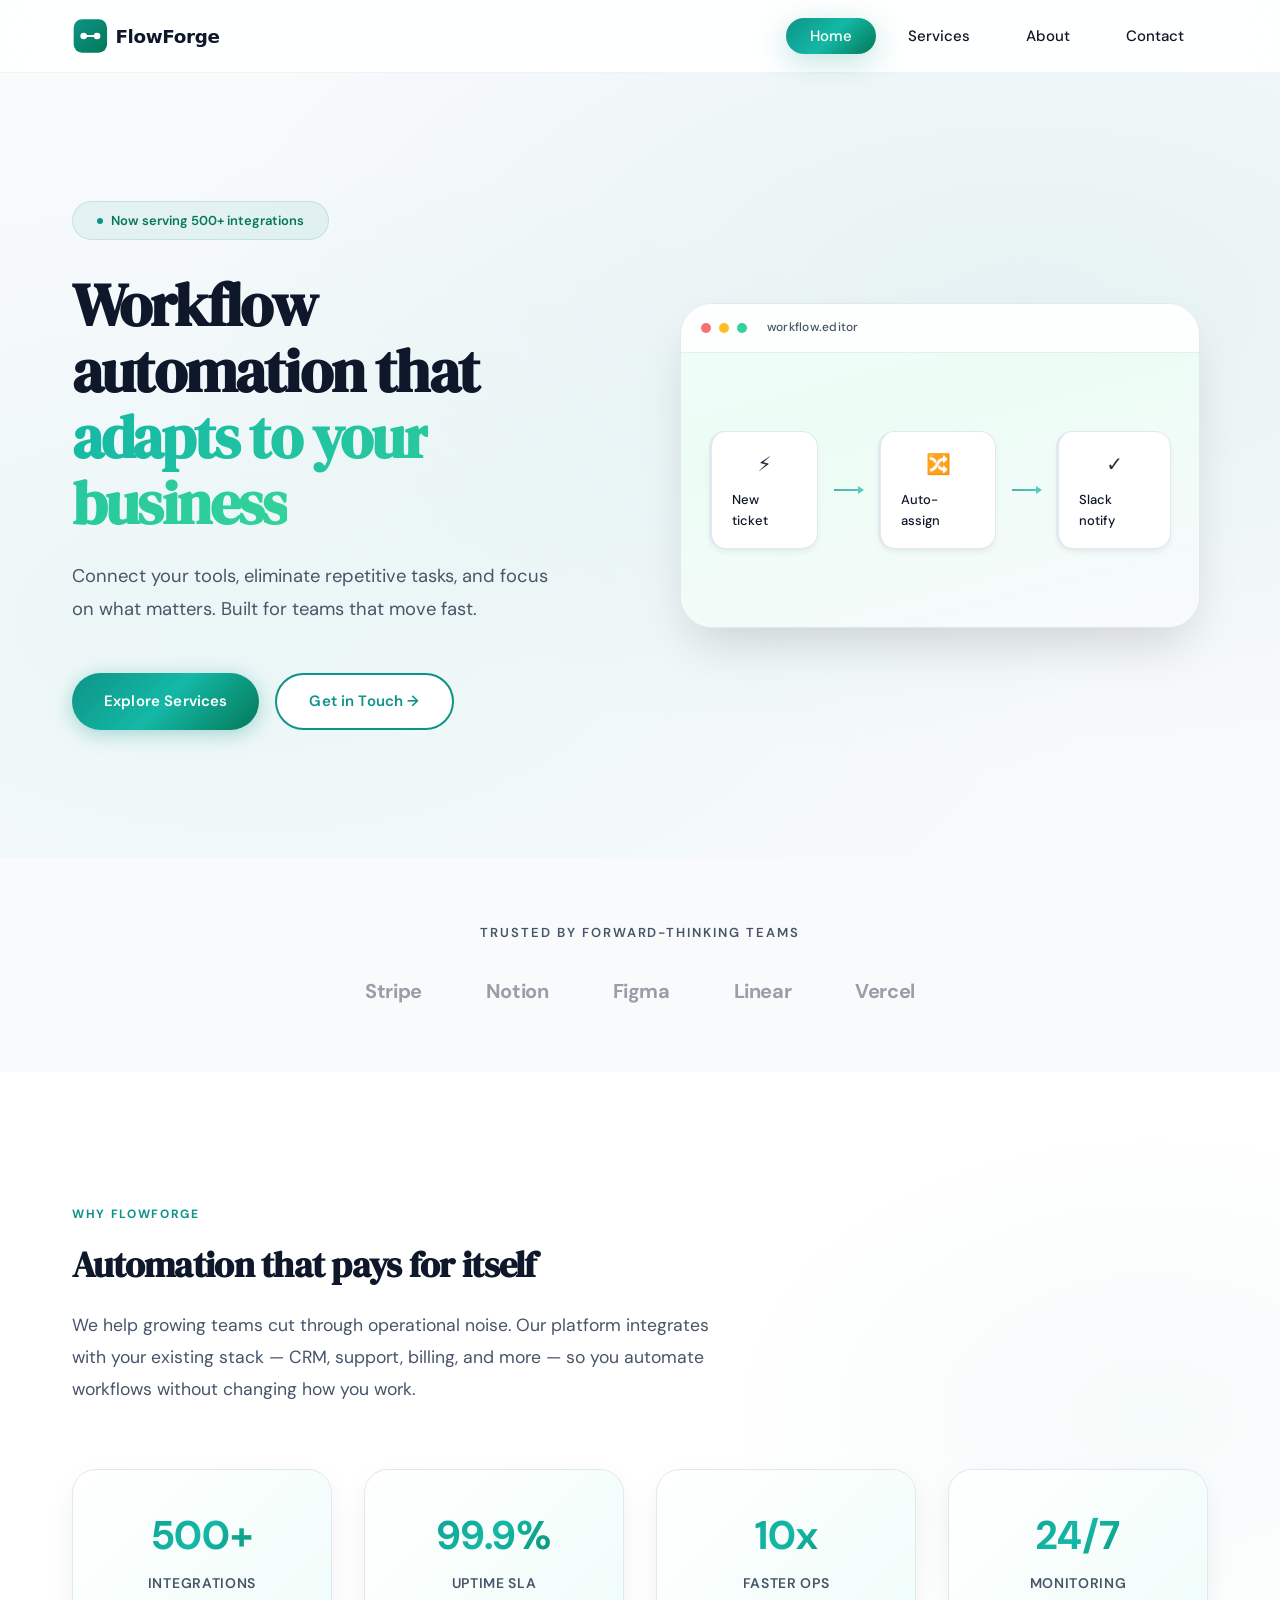
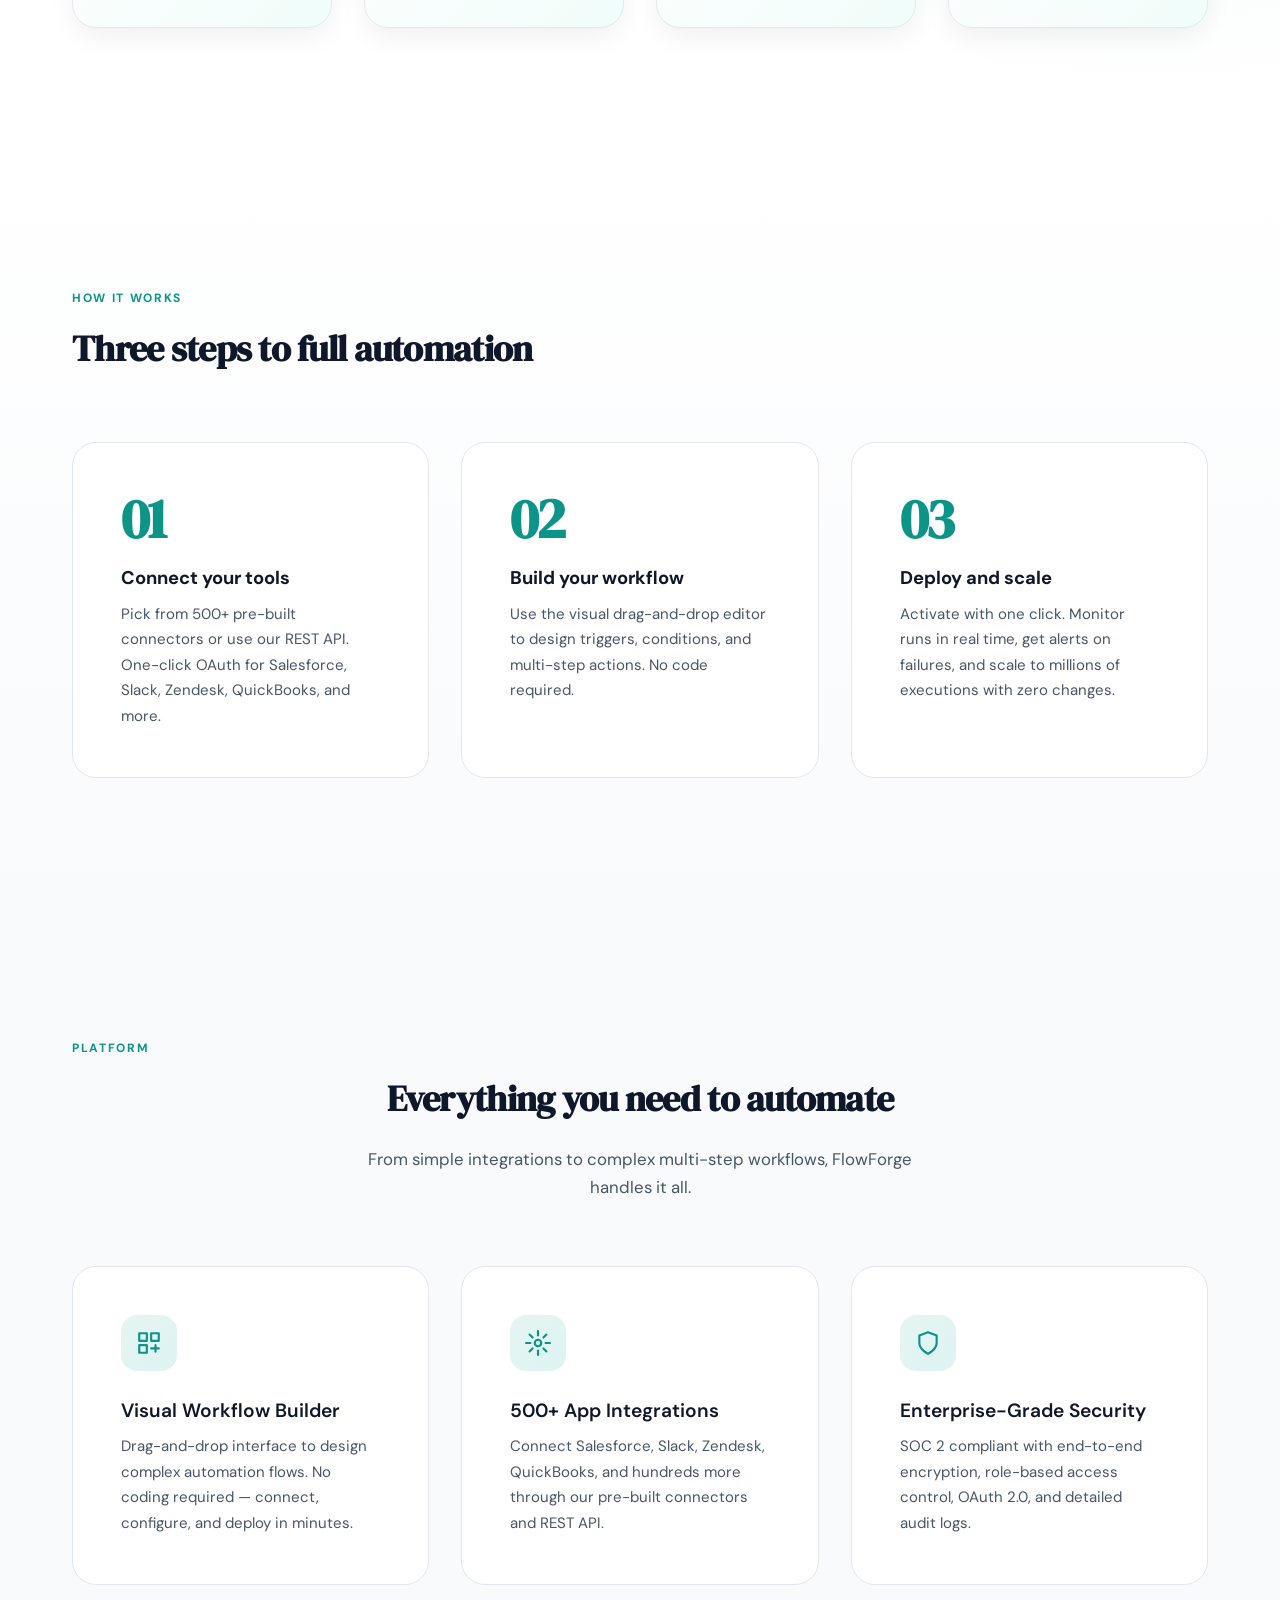
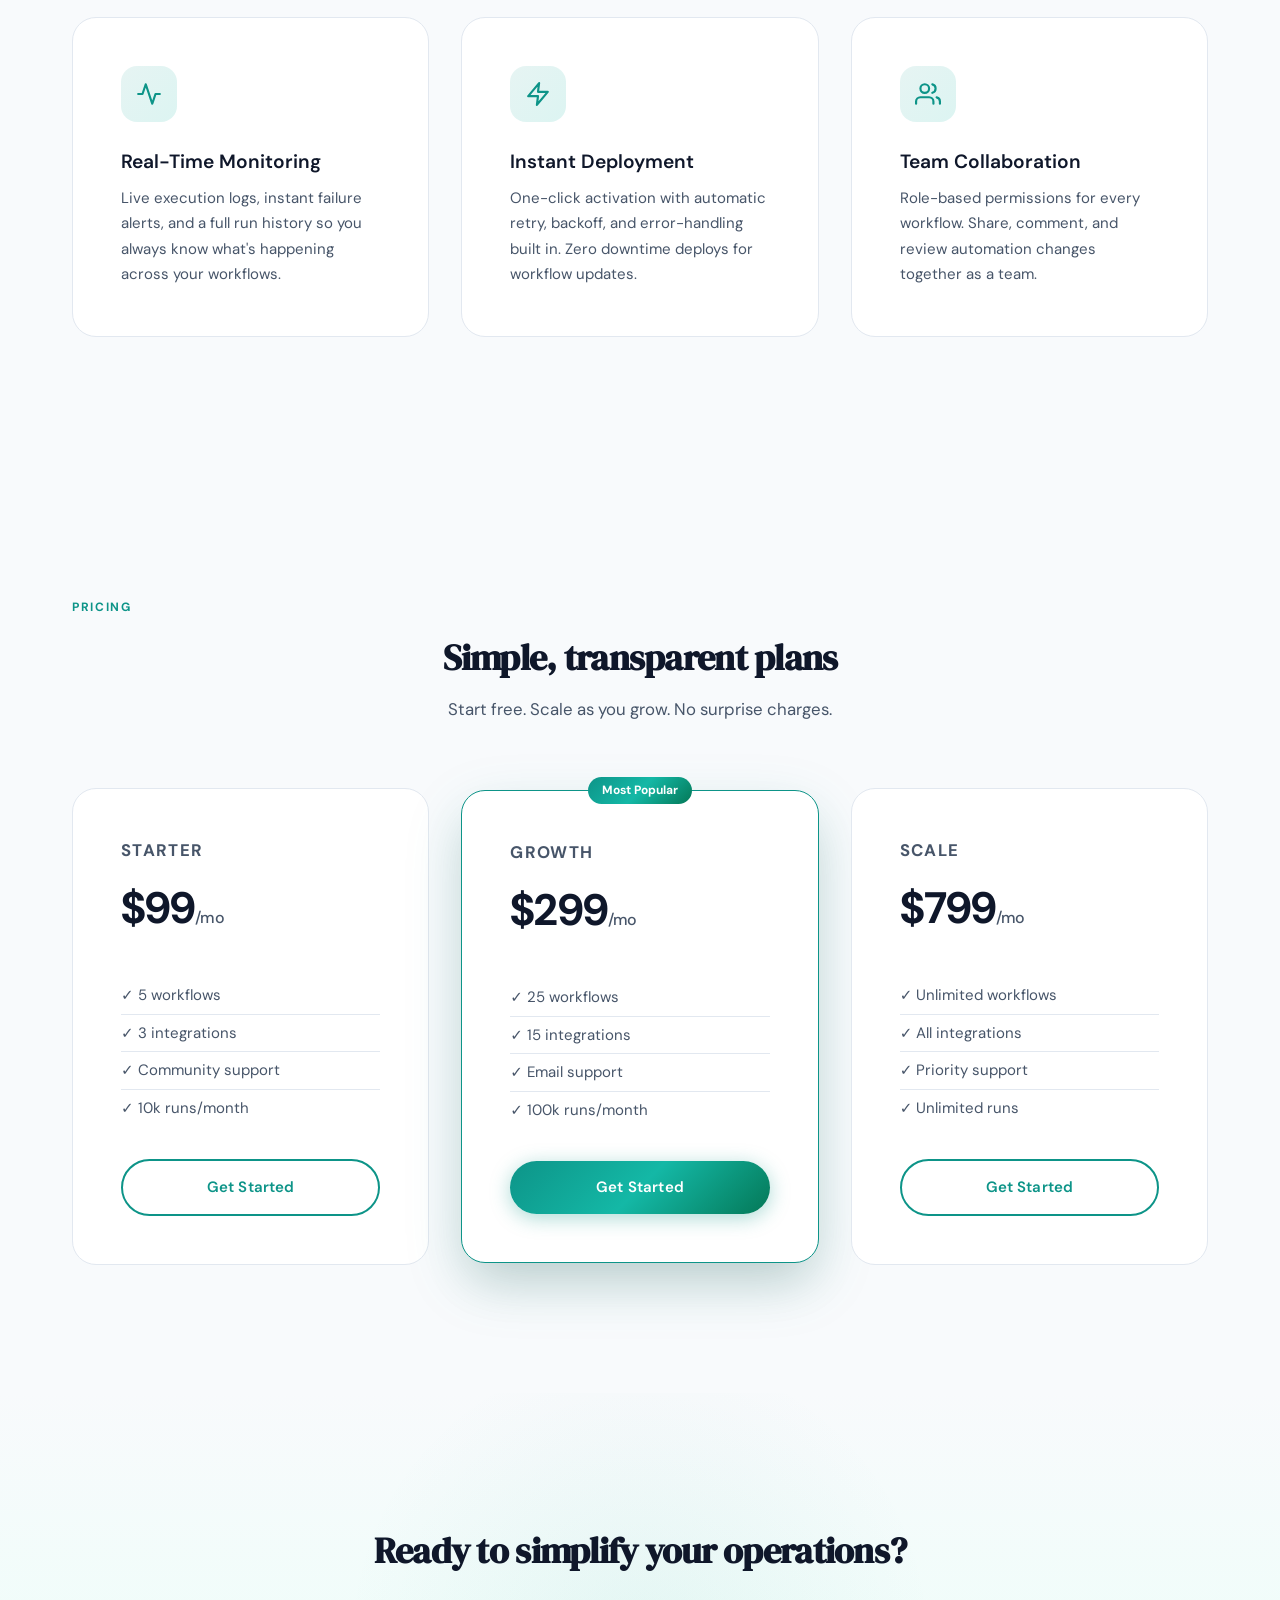
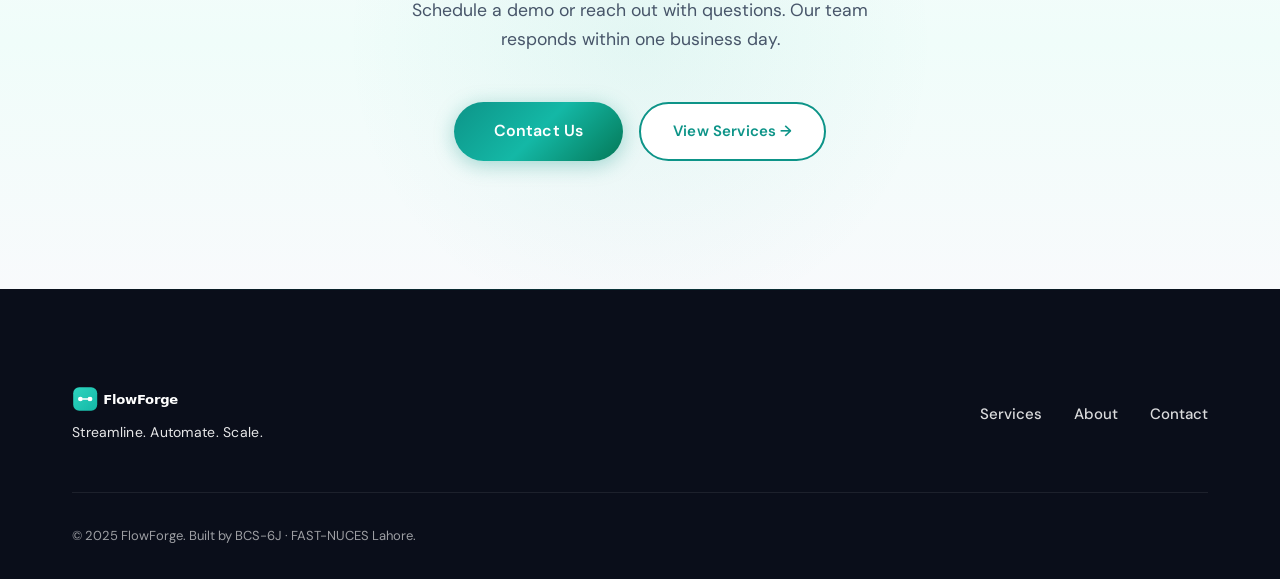
<file: website/index.html>
<!DOCTYPE html>
<html lang="en">
<head>
  <meta charset="UTF-8">
  <meta name="viewport" content="width=device-width, initial-scale=1.0">
  <meta name="description" content="FlowForge — Workflow automation platform that connects your tools, eliminates manual tasks, and helps teams scale without code.">
  <title>FlowForge | Streamline. Automate. Scale.</title>
  <link rel="icon" type="image/svg+xml" href="assets/favicon.svg">
  <link rel="stylesheet" href="css/styles.css">
  <link rel="preconnect" href="https://fonts.googleapis.com">
  <link rel="preconnect" href="https://fonts.gstatic.com" crossorigin>
  <link href="https://fonts.googleapis.com/css2?family=DM+Sans:ital,opsz,wght@0,9..40,400;0,9..40,500;0,9..40,600;0,9..40,700&family=DM+Serif+Display&display=swap" rel="stylesheet">
</head>
<body>
  <a href="#main-content" class="skip-link">Skip to main content</a>
  <header class="site-header" role="banner">
    <nav class="nav" aria-label="Main navigation">
      <a href="index.html" class="logo" aria-current="page">
        <img src="assets/logo.svg" alt="FlowForge" width="140" height="36">
      </a>
      <button class="nav-toggle" aria-expanded="false" aria-controls="nav-menu" aria-label="Toggle menu">
        <span></span><span></span><span></span>
      </button>
      <ul class="nav-menu" id="nav-menu" role="menubar">
        <li role="none"><a href="index.html" role="menuitem" aria-current="page">Home</a></li>
        <li role="none"><a href="services.html" role="menuitem">Services</a></li>
        <li role="none"><a href="about.html" role="menuitem">About</a></li>
        <li role="none"><a href="contact.html" role="menuitem">Contact</a></li>
      </ul>
    </nav>
  </header>

  <main id="main-content" tabindex="-1">

    <!-- ===== Hero ===== -->
    <section class="hero hero-light" aria-labelledby="hero-heading">
      <div class="hero-inner">
        <div class="hero-content">
          <div class="hero-badge">
            <span class="badge-dot"></span>
            Now serving 500+ integrations
          </div>
          <h1 id="hero-heading">Workflow automation that <span class="accent-text">adapts to your business</span></h1>
          <p class="hero-subtitle">Connect your tools, eliminate repetitive tasks, and focus on what matters. Built for teams that move fast.</p>
          <div class="hero-actions">
            <a href="services.html" class="btn btn-primary">Explore Services</a>
            <a href="contact.html" class="btn btn-secondary">Get in Touch →</a>
          </div>
        </div>
        <div class="hero-visual">
          <div class="hero-card" aria-hidden="true">
            <div class="flow-preview">
              <div class="browser-bar">
                <span class="dot"></span><span class="dot"></span><span class="dot"></span>
                <span class="bar-title">workflow.editor</span>
              </div>
              <div class="workflow-mockup">
                <div class="flow-block flow-trigger">
                  <span class="flow-icon">⚡</span>
                  <span>New ticket</span>
                </div>
                <div class="flow-arrow"></div>
                <div class="flow-block flow-action">
                  <span class="flow-icon">🔀</span>
                  <span>Auto-assign</span>
                </div>
                <div class="flow-arrow"></div>
                <div class="flow-block flow-result">
                  <span class="flow-icon">✓</span>
                  <span>Slack notify</span>
                </div>
              </div>
            </div>
          </div>
        </div>
      </div>
    </section>

    <!-- ===== Trusted By ===== -->
    <section class="trusted-section" aria-label="Trusted by leading companies">
      <div class="container">
        <p class="trusted-label">Trusted by forward-thinking teams</p>
        <div class="trusted-logos">
          <span>Stripe</span><span>Notion</span><span>Figma</span><span>Linear</span><span>Vercel</span>
        </div>
      </div>
    </section>

    <!-- ===== Stats / Why FlowForge ===== -->
    <section class="intro" aria-labelledby="intro-heading">
      <div class="container">
        <div class="intro-header animate-on-scroll">
          <span class="eyebrow">Why FlowForge</span>
          <h2 id="intro-heading">Automation that pays for itself</h2>
          <p class="intro-text">We help growing teams cut through operational noise. Our platform integrates with your existing stack — CRM, support, billing, and more — so you automate workflows without changing how you work.</p>
        </div>
        <div class="intro-stats stagger-children">
          <div class="stat animate-on-scroll">
            <span class="stat-value">500+</span>
            <span class="stat-label">Integrations</span>
          </div>
          <div class="stat animate-on-scroll">
            <span class="stat-value">99.9%</span>
            <span class="stat-label">Uptime SLA</span>
          </div>
          <div class="stat animate-on-scroll">
            <span class="stat-value">10x</span>
            <span class="stat-label">Faster Ops</span>
          </div>
          <div class="stat animate-on-scroll">
            <span class="stat-value">24/7</span>
            <span class="stat-label">Monitoring</span>
          </div>
        </div>
      </div>
    </section>

    <!-- ===== How It Works ===== -->
    <section class="how-section" aria-labelledby="how-heading">
      <div class="container">
        <span class="eyebrow animate-on-scroll">How it works</span>
        <h2 id="how-heading" class="animate-on-scroll">Three steps to full automation</h2>
        <div class="how-grid stagger-children">
          <div class="how-step animate-on-scroll">
            <div class="how-num">01</div>
            <h3>Connect your tools</h3>
            <p>Pick from 500+ pre-built connectors or use our REST API. One-click OAuth for Salesforce, Slack, Zendesk, QuickBooks, and more.</p>
          </div>
          <div class="how-step animate-on-scroll">
            <div class="how-num">02</div>
            <h3>Build your workflow</h3>
            <p>Use the visual drag-and-drop editor to design triggers, conditions, and multi-step actions. No code required.</p>
          </div>
          <div class="how-step animate-on-scroll">
            <div class="how-num">03</div>
            <h3>Deploy and scale</h3>
            <p>Activate with one click. Monitor runs in real time, get alerts on failures, and scale to millions of executions with zero changes.</p>
          </div>
        </div>
      </div>
    </section>

    <!-- ===== Features ===== -->
    <section class="features-section" aria-labelledby="features-heading">
      <div class="container">
        <span class="eyebrow animate-on-scroll">Platform</span>
        <h2 id="features-heading" class="animate-on-scroll">Everything you need to automate</h2>
        <p class="features-subtitle animate-on-scroll">From simple integrations to complex multi-step workflows, FlowForge handles it all.</p>
        <div class="features-grid stagger-children">
          <article class="feature-card animate-on-scroll">
            <div class="feature-icon" aria-hidden="true">
              <svg xmlns="http://www.w3.org/2000/svg" viewBox="0 0 24 24" fill="none" stroke="currentColor" stroke-width="2" stroke-linecap="round" stroke-linejoin="round"><rect x="3" y="3" width="7" height="7"/><rect x="14" y="3" width="7" height="7"/><rect x="3" y="14" width="7" height="7"/><path d="M14 17h7m-3-3v6"/></svg>
            </div>
            <h3>Visual Workflow Builder</h3>
            <p>Drag-and-drop interface to design complex automation flows. No coding required — connect, configure, and deploy in minutes.</p>
          </article>
          <article class="feature-card animate-on-scroll">
            <div class="feature-icon" aria-hidden="true">
              <svg xmlns="http://www.w3.org/2000/svg" viewBox="0 0 24 24" fill="none" stroke="currentColor" stroke-width="2" stroke-linecap="round" stroke-linejoin="round"><circle cx="12" cy="12" r="3"/><path d="M12 1v4M12 19v4M4.2 4.2l2.8 2.8M17 17l2.8 2.8M1 12h4M19 12h4M4.2 19.8l2.8-2.8M17 7l2.8-2.8"/></svg>
            </div>
            <h3>500+ App Integrations</h3>
            <p>Connect Salesforce, Slack, Zendesk, QuickBooks, and hundreds more through our pre-built connectors and REST API.</p>
          </article>
          <article class="feature-card animate-on-scroll">
            <div class="feature-icon" aria-hidden="true">
              <svg xmlns="http://www.w3.org/2000/svg" viewBox="0 0 24 24" fill="none" stroke="currentColor" stroke-width="2" stroke-linecap="round" stroke-linejoin="round"><path d="M12 22s8-4 8-10V5l-8-3-8 3v7c0 6 8 10 8 10z"/></svg>
            </div>
            <h3>Enterprise-Grade Security</h3>
            <p>SOC 2 compliant with end-to-end encryption, role-based access control, OAuth 2.0, and detailed audit logs.</p>
          </article>
          <article class="feature-card animate-on-scroll">
            <div class="feature-icon" aria-hidden="true">
              <svg xmlns="http://www.w3.org/2000/svg" viewBox="0 0 24 24" fill="none" stroke="currentColor" stroke-width="2" stroke-linecap="round" stroke-linejoin="round"><polyline points="22 12 18 12 15 21 9 3 6 12 2 12"/></svg>
            </div>
            <h3>Real-Time Monitoring</h3>
            <p>Live execution logs, instant failure alerts, and a full run history so you always know what's happening across your workflows.</p>
          </article>
          <article class="feature-card animate-on-scroll">
            <div class="feature-icon" aria-hidden="true">
              <svg xmlns="http://www.w3.org/2000/svg" viewBox="0 0 24 24" fill="none" stroke="currentColor" stroke-width="2" stroke-linecap="round" stroke-linejoin="round"><path d="M13 2L3 14h9l-1 8 10-12h-9l1-8z"/></svg>
            </div>
            <h3>Instant Deployment</h3>
            <p>One-click activation with automatic retry, backoff, and error-handling built in. Zero downtime deploys for workflow updates.</p>
          </article>
          <article class="feature-card animate-on-scroll">
            <div class="feature-icon" aria-hidden="true">
              <svg xmlns="http://www.w3.org/2000/svg" viewBox="0 0 24 24" fill="none" stroke="currentColor" stroke-width="2" stroke-linecap="round" stroke-linejoin="round"><path d="M17 21v-2a4 4 0 0 0-4-4H5a4 4 0 0 0-4 4v2"/><circle cx="9" cy="7" r="4"/><path d="M23 21v-2a4 4 0 0 0-3-3.87"/><path d="M16 3.13a4 4 0 0 1 0 7.75"/></svg>
            </div>
            <h3>Team Collaboration</h3>
            <p>Role-based permissions for every workflow. Share, comment, and review automation changes together as a team.</p>
          </article>
        </div>
      </div>
    </section>

    <!-- ===== Pricing Teaser ===== -->
    <section class="pricing-section" aria-labelledby="pricing-heading">
      <div class="container">
        <span class="eyebrow animate-on-scroll">Pricing</span>
        <h2 id="pricing-heading" class="animate-on-scroll">Simple, transparent plans</h2>
        <p class="features-subtitle animate-on-scroll">Start free. Scale as you grow. No surprise charges.</p>
        <div class="pricing-grid stagger-children">
          <div class="pricing-card animate-on-scroll">
            <div class="plan-name">Starter</div>
            <div class="plan-price">$99<span>/mo</span></div>
            <ul class="plan-features">
              <li>✓ 5 workflows</li>
              <li>✓ 3 integrations</li>
              <li>✓ Community support</li>
              <li>✓ 10k runs/month</li>
            </ul>
            <a href="contact.html" class="btn btn-outline">Get Started</a>
          </div>
          <div class="pricing-card pricing-card--featured animate-on-scroll">
            <div class="plan-badge">Most Popular</div>
            <div class="plan-name">Growth</div>
            <div class="plan-price">$299<span>/mo</span></div>
            <ul class="plan-features">
              <li>✓ 25 workflows</li>
              <li>✓ 15 integrations</li>
              <li>✓ Email support</li>
              <li>✓ 100k runs/month</li>
            </ul>
            <a href="contact.html" class="btn btn-primary">Get Started</a>
          </div>
          <div class="pricing-card animate-on-scroll">
            <div class="plan-name">Scale</div>
            <div class="plan-price">$799<span>/mo</span></div>
            <ul class="plan-features">
              <li>✓ Unlimited workflows</li>
              <li>✓ All integrations</li>
              <li>✓ Priority support</li>
              <li>✓ Unlimited runs</li>
            </ul>
            <a href="contact.html" class="btn btn-outline">Get Started</a>
          </div>
        </div>
      </div>
    </section>

    <!-- ===== CTA ===== -->
    <section class="cta-section" aria-labelledby="cta-heading">
      <div class="container">
        <h2 id="cta-heading" class="animate-on-scroll">Ready to simplify your operations?</h2>
        <p class="animate-on-scroll">Schedule a demo or reach out with questions. Our team responds within one business day.</p>
        <div class="cta-actions animate-on-scroll">
          <a href="contact.html" class="btn btn-primary">Contact Us</a>
          <a href="services.html" class="btn btn-secondary">View Services →</a>
        </div>
      </div>
    </section>

  </main>

  <footer class="site-footer" role="contentinfo">
    <div class="container">
      <div class="footer-grid">
        <div class="footer-brand">
          <img src="assets/logo-white.svg" alt="FlowForge" width="120" height="30">
          <p class="slogan">Streamline. Automate. Scale.</p>
        </div>
        <div class="footer-links">
          <a href="services.html">Services</a>
          <a href="about.html">About</a>
          <a href="contact.html">Contact</a>
        </div>
      </div>
      <p class="footer-copy">&copy; 2025 FlowForge. Built by BCS-6J · FAST-NUCES Lahore.</p>
    </div>
  </footer>

  <script src="js/main.js"></script>
</body>
</html>
</file>
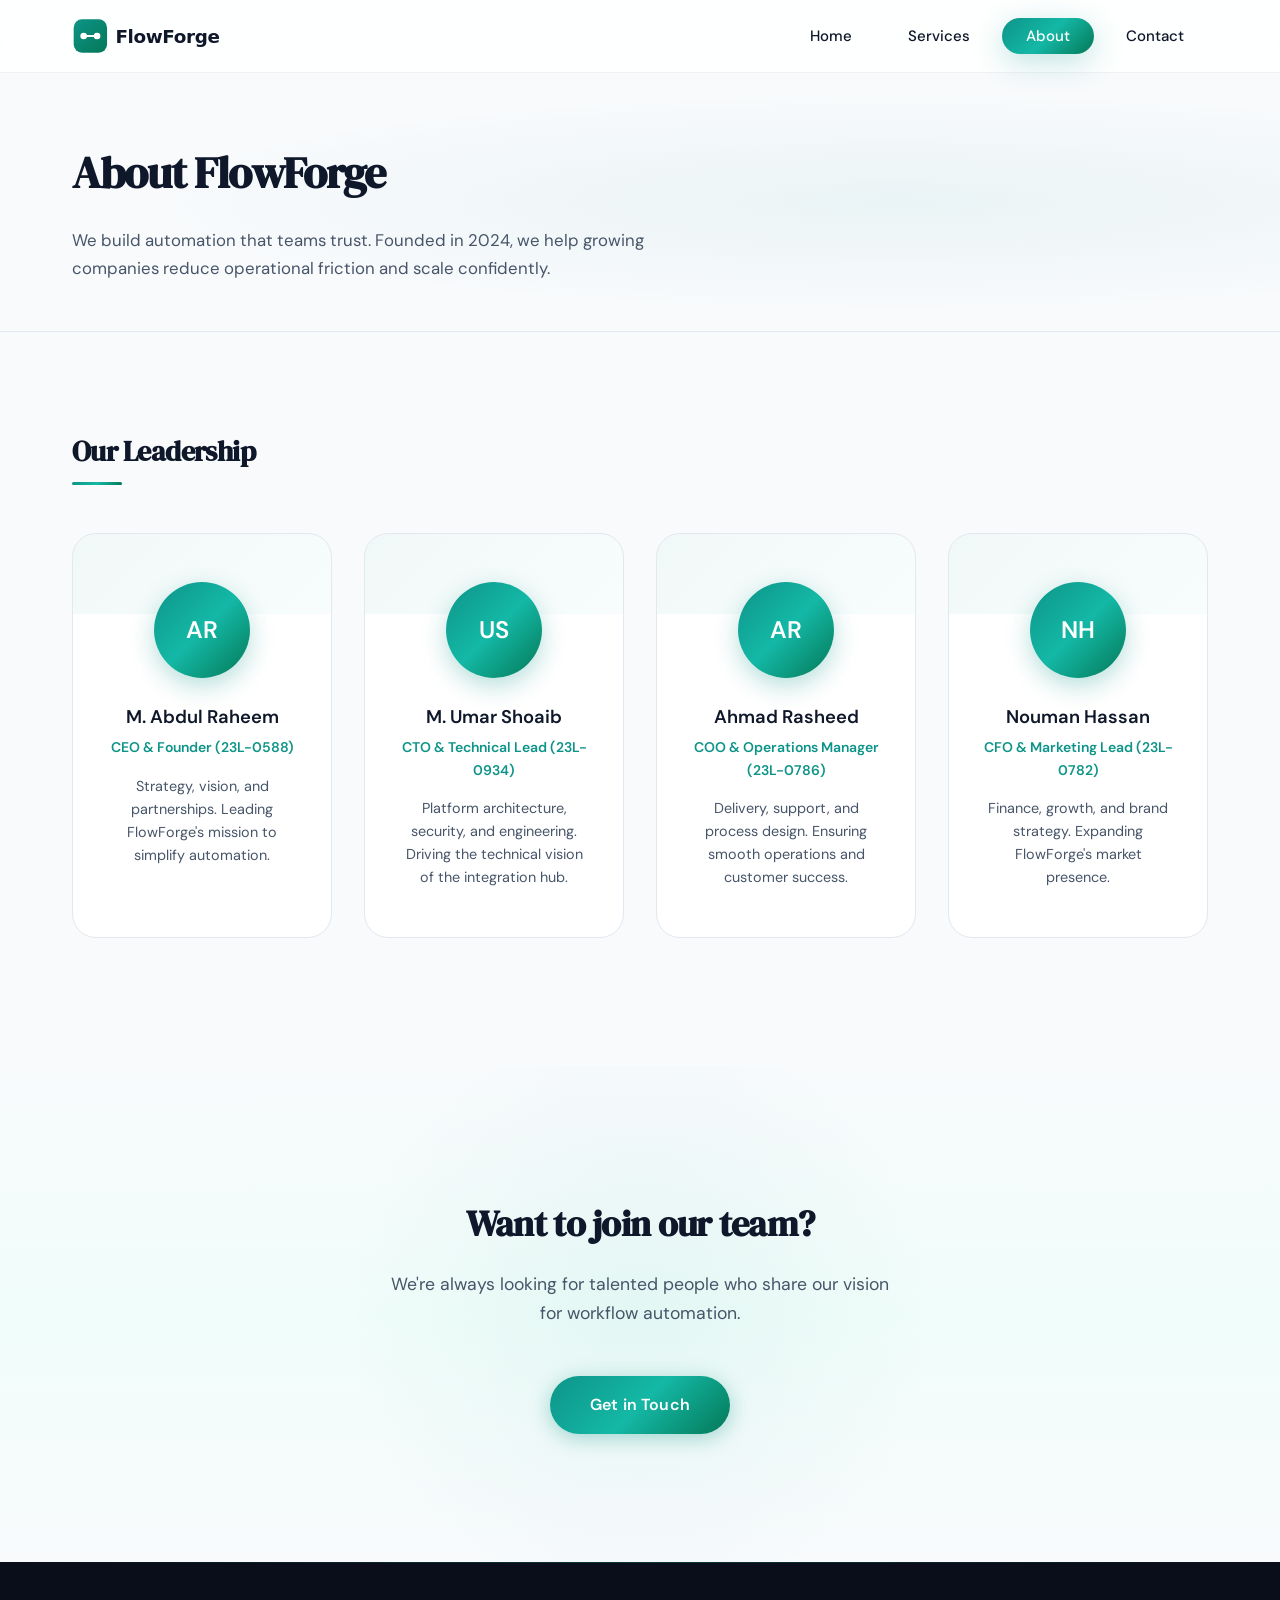
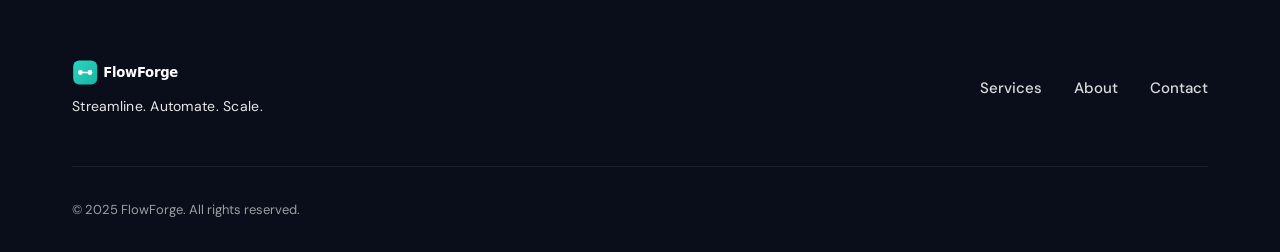
<file: website/about.html>
<!DOCTYPE html>
<html lang="en">

<head>
  <meta charset="UTF-8">
  <meta name="viewport" content="width=device-width, initial-scale=1.0">
  <meta name="description" content="Meet the FlowForge team - leadership and experts in workflow automation.">
  <title>About Us | FlowForge</title>
  <link rel="icon" type="image/svg+xml" href="assets/favicon.svg">
  <link rel="stylesheet" href="css/styles.css">
  <link rel="preconnect" href="https://fonts.googleapis.com">
  <link rel="preconnect" href="https://fonts.gstatic.com" crossorigin>
  <link
    href="https://fonts.googleapis.com/css2?family=DM+Sans:ital,opsz,wght@0,9..40,400;0,9..40,500;0,9..40,600;0,9..40,700&family=DM+Serif+Display&display=swap"
    rel="stylesheet">
</head>

<body>
  <a href="#main-content" class="skip-link">Skip to main content</a>
  <header class="site-header" role="banner">
    <nav class="nav" aria-label="Main navigation">
      <a href="index.html" class="logo">
        <img src="assets/logo.svg" alt="FlowForge" width="140" height="36">
      </a>
      <button class="nav-toggle" aria-expanded="false" aria-controls="nav-menu" aria-label="Toggle menu">
        <span></span>
        <span></span>
        <span></span>
      </button>
      <ul class="nav-menu" id="nav-menu" role="menubar">
        <li role="none"><a href="index.html" role="menuitem">Home</a></li>
        <li role="none"><a href="services.html" role="menuitem">Services</a></li>
        <li role="none"><a href="about.html" role="menuitem" aria-current="page">About</a></li>
        <li role="none"><a href="contact.html" role="menuitem">Contact</a></li>
      </ul>
    </nav>
  </header>

  <main id="main-content" tabindex="-1">
    <header class="page-header">
      <div class="container">
        <h1>About FlowForge</h1>
        <p>We build automation that teams trust. Founded in 2024, we help growing companies reduce operational friction
          and scale confidently.</p>
      </div>
    </header>

    <section class="page-content">
      <div class="container">
        <h2 class="section-title animate-on-scroll">Our Leadership</h2>
        <div class="team-grid stagger-children">
          <article class="team-card animate-on-scroll">
            <div class="avatar" aria-hidden="true">AR</div>
            <h3>M. Abdul Raheem</h3>
            <p class="role">CEO & Founder (23L-0588)</p>
            <p>Strategy, vision, and partnerships. Leading FlowForge's mission to simplify automation.</p>
          </article>
          <article class="team-card animate-on-scroll">
            <div class="avatar" aria-hidden="true">US</div>
            <h3>M. Umar Shoaib</h3>
            <p class="role">CTO & Technical Lead (23L-0934)</p>
            <p>Platform architecture, security, and engineering. Driving the technical vision of the integration hub.
            </p>
          </article>
          <article class="team-card animate-on-scroll">
            <div class="avatar" aria-hidden="true">AR</div>
            <h3>Ahmad Rasheed</h3>
            <p class="role">COO & Operations Manager (23L-0786)</p>
            <p>Delivery, support, and process design. Ensuring smooth operations and customer success.</p>
          </article>
          <article class="team-card animate-on-scroll">
            <div class="avatar" aria-hidden="true">NH</div>
            <h3>Nouman Hassan</h3>
            <p class="role">CFO & Marketing Lead (23L-0782)</p>
            <p>Finance, growth, and brand strategy. Expanding FlowForge's market presence.</p>
          </article>
        </div>
      </div>
    </section>

    <section class="cta-section" aria-labelledby="cta-heading">
      <div class="container">
        <h2 id="cta-heading" class="animate-on-scroll">Want to join our team?</h2>
        <p class="animate-on-scroll">We're always looking for talented people who share our vision for workflow
          automation.</p>
        <a href="contact.html" class="btn btn-primary animate-on-scroll">Get in Touch</a>
      </div>
    </section>
  </main>

  <footer class="site-footer" role="contentinfo">
    <div class="container">
      <div class="footer-grid">
        <div class="footer-brand">
          <img src="assets/logo-white.svg" alt="FlowForge" width="120" height="30">
          <p class="slogan">Streamline. Automate. Scale.</p>
        </div>
        <div class="footer-links">
          <a href="services.html">Services</a>
          <a href="about.html">About</a>
          <a href="contact.html">Contact</a>
        </div>
      </div>
      <p class="footer-copy">&copy; 2025 FlowForge. All rights reserved.</p>
    </div>
  </footer>

  <script src="js/main.js"></script>
</body>

</html>
</file>
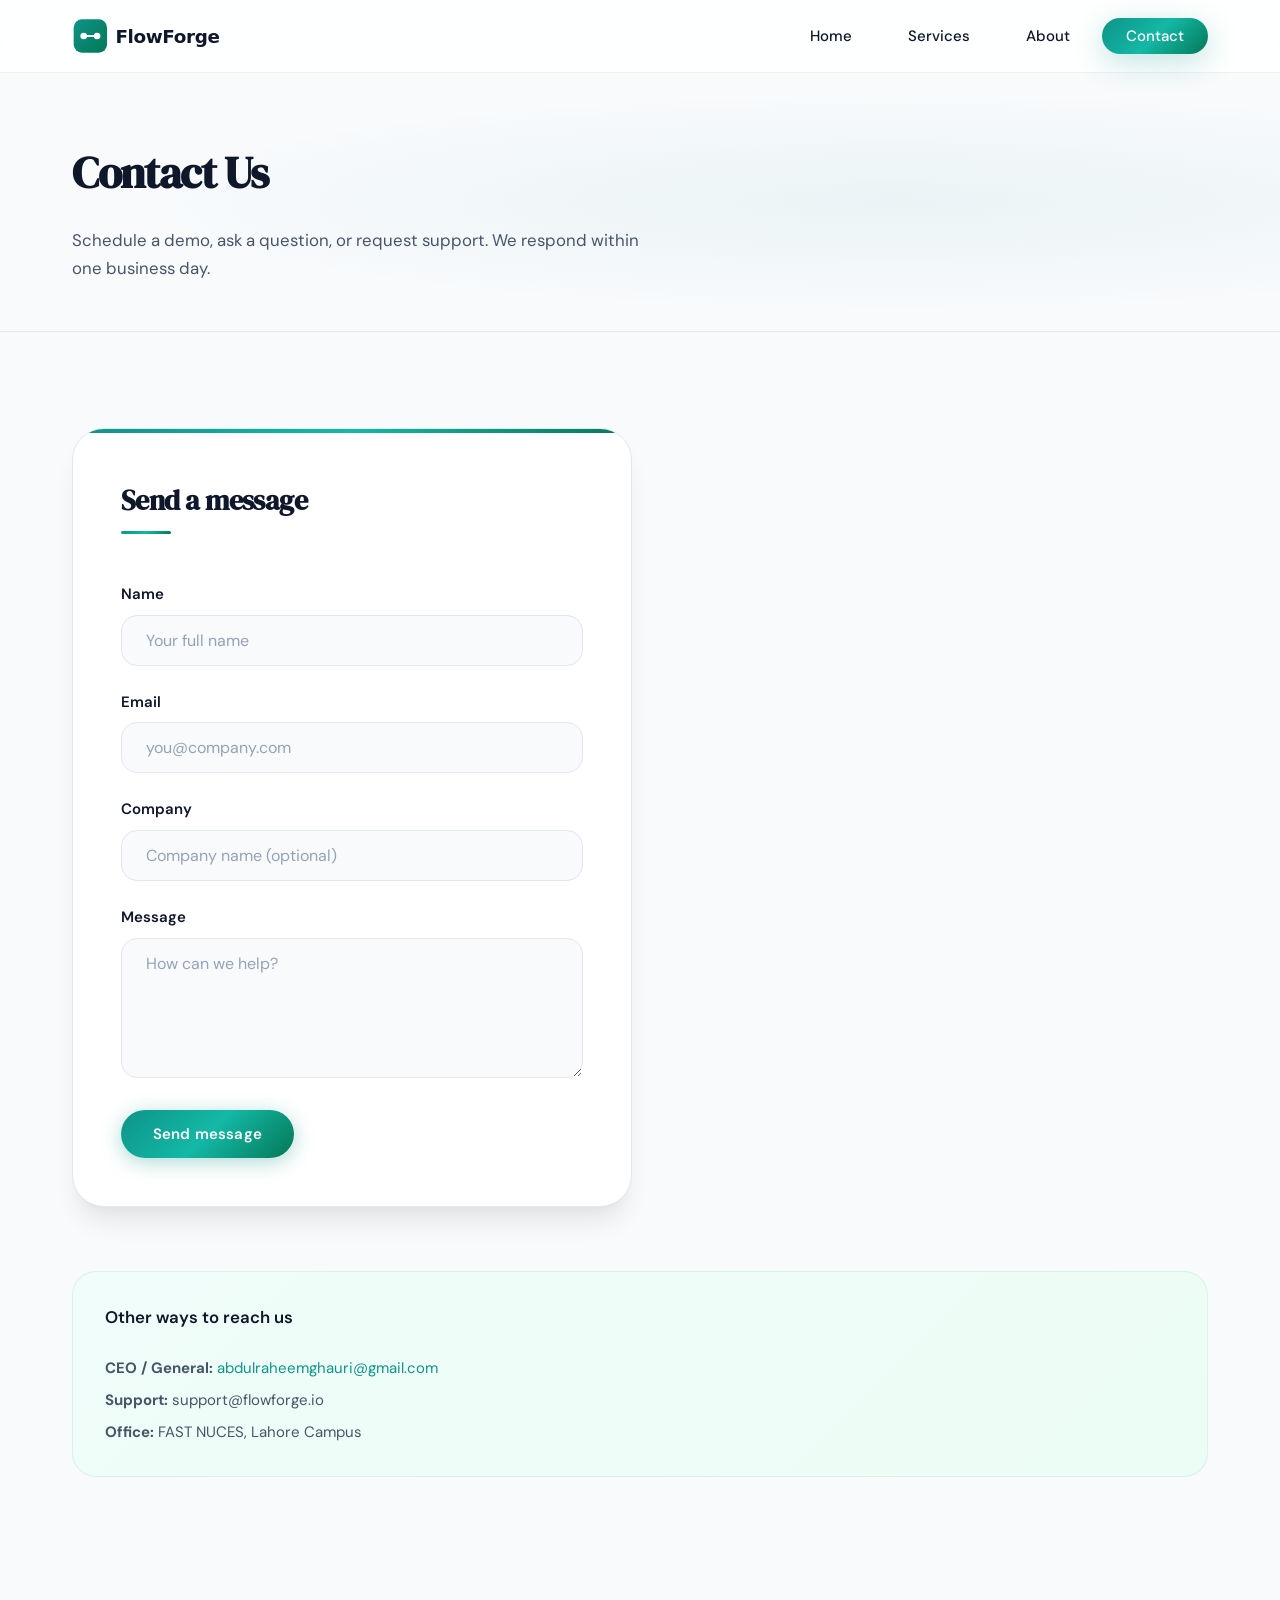
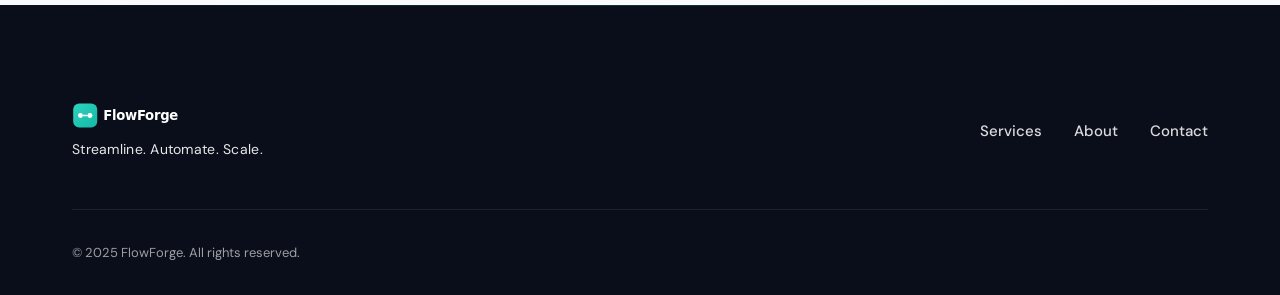
<file: website/contact.html>
<!DOCTYPE html>
<html lang="en">

<head>
  <meta charset="UTF-8">
  <meta name="viewport" content="width=device-width, initial-scale=1.0">
  <meta name="description" content="Contact FlowForge - Get in touch for demos and support.">
  <title>Contact | FlowForge</title>
  <link rel="icon" type="image/svg+xml" href="assets/favicon.svg">
  <link rel="stylesheet" href="css/styles.css">
  <link rel="preconnect" href="https://fonts.googleapis.com">
  <link rel="preconnect" href="https://fonts.gstatic.com" crossorigin>
  <link
    href="https://fonts.googleapis.com/css2?family=DM+Sans:ital,opsz,wght@0,9..40,400;0,9..40,500;0,9..40,600;0,9..40,700&family=DM+Serif+Display&display=swap"
    rel="stylesheet">
</head>

<body>
  <a href="#main-content" class="skip-link">Skip to main content</a>
  <header class="site-header" role="banner">
    <nav class="nav" aria-label="Main navigation">
      <a href="index.html" class="logo">
        <img src="assets/logo.svg" alt="FlowForge" width="140" height="36">
      </a>
      <button class="nav-toggle" aria-expanded="false" aria-controls="nav-menu" aria-label="Toggle menu">
        <span></span>
        <span></span>
        <span></span>
      </button>
      <ul class="nav-menu" id="nav-menu" role="menubar">
        <li role="none"><a href="index.html" role="menuitem">Home</a></li>
        <li role="none"><a href="services.html" role="menuitem">Services</a></li>
        <li role="none"><a href="about.html" role="menuitem">About</a></li>
        <li role="none"><a href="contact.html" role="menuitem" aria-current="page">Contact</a></li>
      </ul>
    </nav>
  </header>

  <main id="main-content" tabindex="-1">
    <header class="page-header">
      <div class="container">
        <h1>Contact Us</h1>
        <p>Schedule a demo, ask a question, or request support. We respond within one business day.</p>
      </div>
    </header>

    <section class="page-content">
      <div class="container">

        <!-- Form posts to FormSubmit — delivers straight to your Gmail, no backend needed -->
        <form
          class="contact-form animate-on-scroll"
          action="https://formsubmit.co/abdulraheemghauri@gmail.com"
          method="POST"
          novalidate
          aria-labelledby="form-heading">

          <!-- FormSubmit config -->
          <input type="hidden" name="_subject" value="New FlowForge Contact Form Submission">
          <input type="hidden" name="_captcha" value="false">
          <input type="hidden" name="_template" value="table">
          <input type="text" name="_honey" style="display:none">

          <h2 id="form-heading" class="section-title">Send a message</h2>

          <div class="form-group">
            <label for="name">Name</label>
            <input type="text" id="name" name="name" required autocomplete="name" placeholder="Your full name">
          </div>
          <div class="form-group">
            <label for="email">Email</label>
            <input type="email" id="email" name="email" required autocomplete="email" placeholder="you@company.com">
          </div>
          <div class="form-group">
            <label for="company">Company</label>
            <input type="text" id="company" name="company" autocomplete="organization"
              placeholder="Company name (optional)">
          </div>
          <div class="form-group">
            <label for="message">Message</label>
            <textarea id="message" name="message" required placeholder="How can we help?"></textarea>
          </div>
          <button type="submit" class="btn btn-primary">Send message</button>
        </form>

        <div class="contact-info animate-on-scroll">
          <h3>Other ways to reach us</h3>
          <p><strong>CEO / General:</strong> <a href="mailto:abdulraheemghauri@gmail.com">abdulraheemghauri@gmail.com</a></p>
          <p><strong>Support:</strong> support@flowforge.io</p>
          <p><strong>Office:</strong> FAST NUCES, Lahore Campus</p>
        </div>
      </div>
    </section>
  </main>

  <footer class="site-footer" role="contentinfo">
    <div class="container">
      <div class="footer-grid">
        <div class="footer-brand">
          <img src="assets/logo-white.svg" alt="FlowForge" width="120" height="30">
          <p class="slogan">Streamline. Automate. Scale.</p>
        </div>
        <div class="footer-links">
          <a href="services.html">Services</a>
          <a href="about.html">About</a>
          <a href="contact.html">Contact</a>
        </div>
      </div>
      <p class="footer-copy">&copy; 2025 FlowForge. All rights reserved.</p>
    </div>
  </footer>

  <script src="js/main.js"></script>
  <script src="js/contact.js"></script>
</body>

</html>
</file>
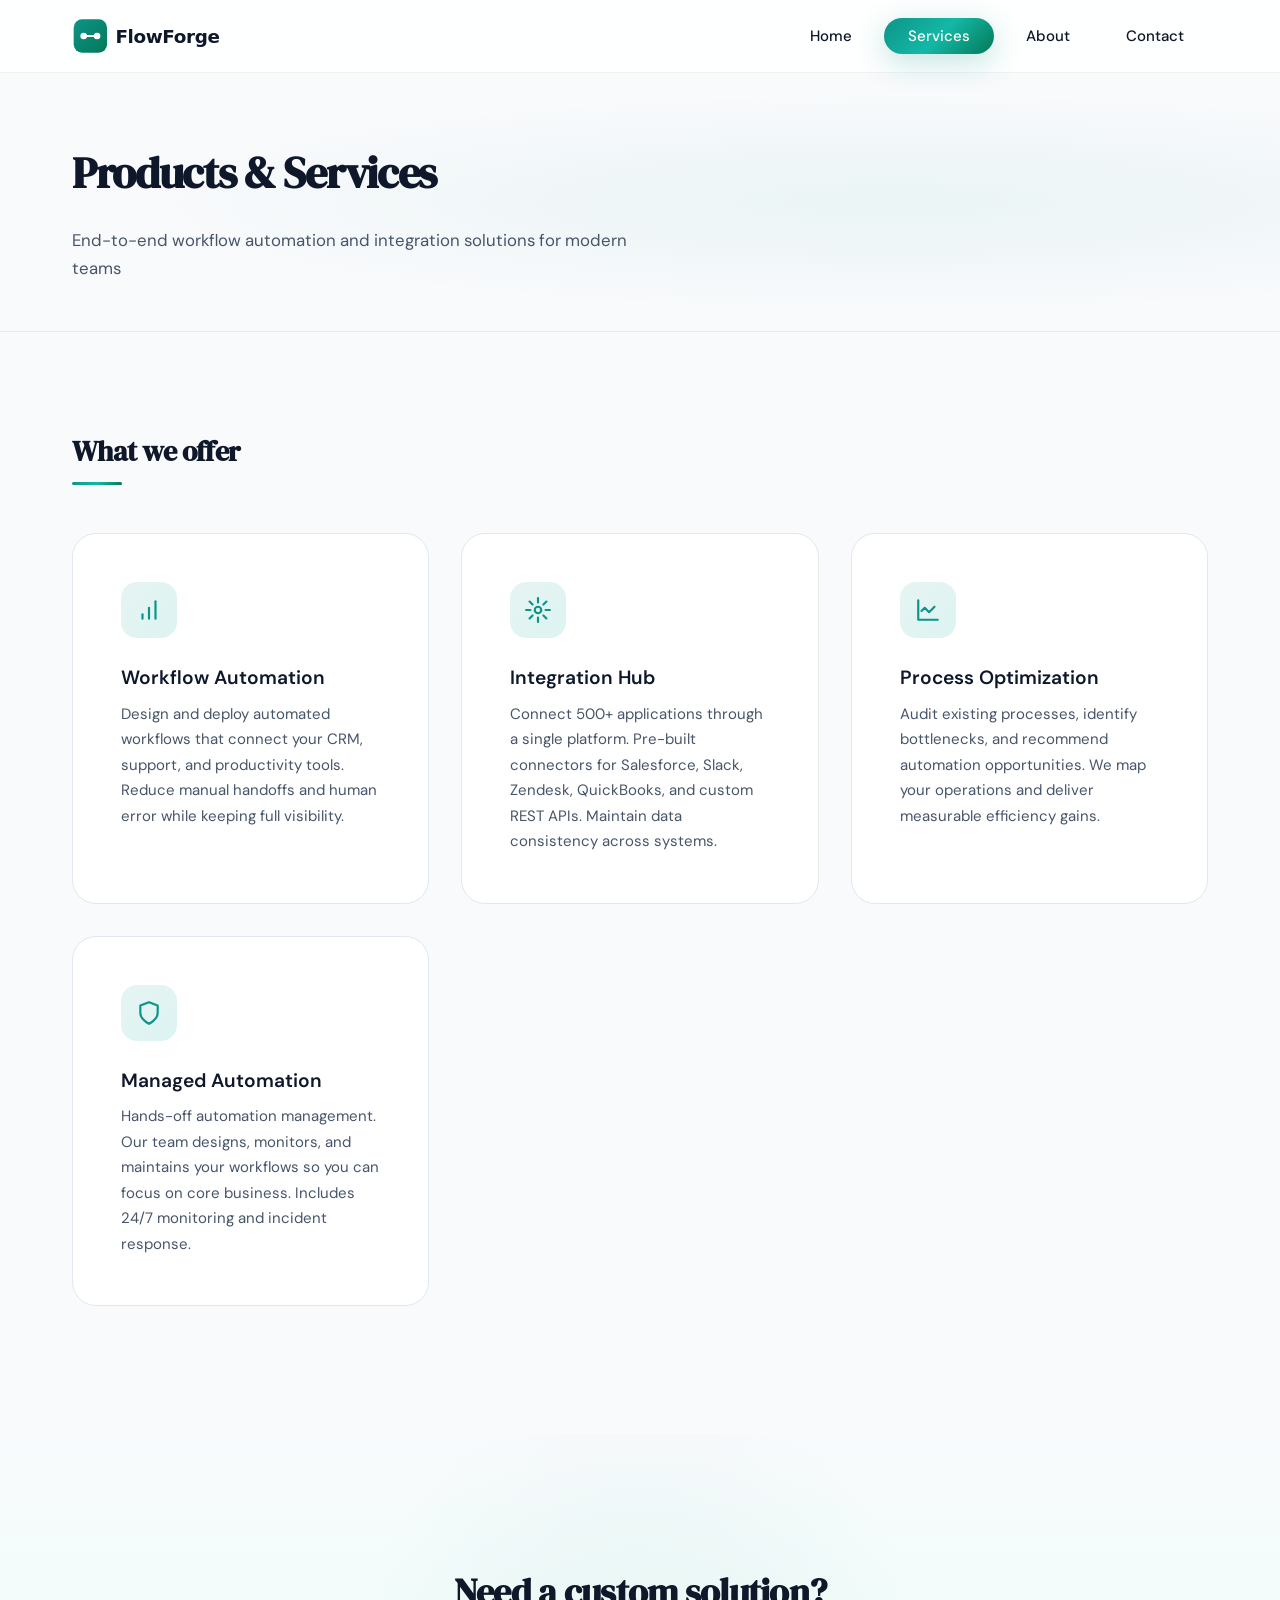
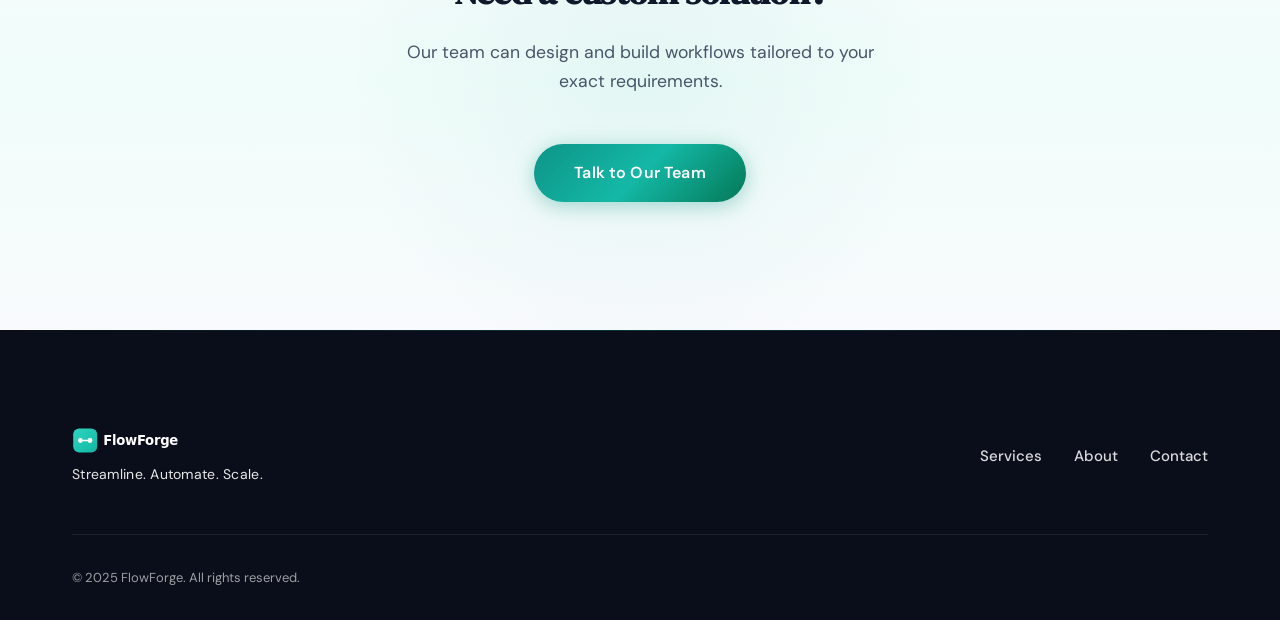
<file: website/services.html>
<!DOCTYPE html>
<html lang="en">

<head>
  <meta charset="UTF-8">
  <meta name="viewport" content="width=device-width, initial-scale=1.0">
  <meta name="description"
    content="FlowForge services - Workflow automation, integrations, process optimization, and managed automation for modern teams.">
  <title>Services | FlowForge</title>
  <link rel="icon" type="image/svg+xml" href="assets/favicon.svg">
  <link rel="stylesheet" href="css/styles.css">
  <link rel="preconnect" href="https://fonts.googleapis.com">
  <link rel="preconnect" href="https://fonts.gstatic.com" crossorigin>
  <link
    href="https://fonts.googleapis.com/css2?family=DM+Sans:ital,opsz,wght@0,9..40,400;0,9..40,500;0,9..40,600;0,9..40,700&family=DM+Serif+Display&display=swap"
    rel="stylesheet">
</head>

<body>
  <a href="#main-content" class="skip-link">Skip to main content</a>
  <header class="site-header" role="banner">
    <nav class="nav" aria-label="Main navigation">
      <a href="index.html" class="logo">
        <img src="assets/logo.svg" alt="FlowForge" width="140" height="36">
      </a>
      <button class="nav-toggle" aria-expanded="false" aria-controls="nav-menu" aria-label="Toggle menu">
        <span></span>
        <span></span>
        <span></span>
      </button>
      <ul class="nav-menu" id="nav-menu" role="menubar">
        <li role="none"><a href="index.html" role="menuitem">Home</a></li>
        <li role="none"><a href="services.html" role="menuitem" aria-current="page">Services</a></li>
        <li role="none"><a href="about.html" role="menuitem">About</a></li>
        <li role="none"><a href="contact.html" role="menuitem">Contact</a></li>
      </ul>
    </nav>
  </header>

  <main id="main-content" tabindex="-1">
    <header class="page-header">
      <div class="container">
        <h1>Products &amp; Services</h1>
        <p>End-to-end workflow automation and integration solutions for modern teams</p>
      </div>
    </header>

    <section class="page-content">
      <div class="container">
        <h2 class="section-title animate-on-scroll">What we offer</h2>
        <div class="service-grid stagger-children">
          <article class="service-card animate-on-scroll">
            <div class="service-icon" aria-hidden="true">
              <svg xmlns="http://www.w3.org/2000/svg" viewBox="0 0 24 24" fill="none" stroke="currentColor"
                stroke-width="2" stroke-linecap="round" stroke-linejoin="round">
                <path d="M12 20V10" />
                <path d="M18 20V4" />
                <path d="M6 20v-4" />
              </svg>
            </div>
            <h3>Workflow Automation</h3>
            <p>Design and deploy automated workflows that connect your CRM, support, and productivity tools. Reduce
              manual handoffs and human error while keeping full visibility.</p>
          </article>
          <article class="service-card animate-on-scroll">
            <div class="service-icon" aria-hidden="true">
              <svg xmlns="http://www.w3.org/2000/svg" viewBox="0 0 24 24" fill="none" stroke="currentColor"
                stroke-width="2" stroke-linecap="round" stroke-linejoin="round">
                <circle cx="12" cy="12" r="3" />
                <path d="M12 1v4M12 19v4M4.2 4.2l2.8 2.8M17 17l2.8 2.8M1 12h4M19 12h4M4.2 19.8l2.8-2.8M17 7l2.8-2.8" />
              </svg>
            </div>
            <h3>Integration Hub</h3>
            <p>Connect 500+ applications through a single platform. Pre-built connectors for Salesforce, Slack, Zendesk,
              QuickBooks, and custom REST APIs. Maintain data consistency across systems.</p>
          </article>
          <article class="service-card animate-on-scroll">
            <div class="service-icon" aria-hidden="true">
              <svg xmlns="http://www.w3.org/2000/svg" viewBox="0 0 24 24" fill="none" stroke="currentColor"
                stroke-width="2" stroke-linecap="round" stroke-linejoin="round">
                <path d="M3 3v18h18" />
                <path d="M18 9l-5 5-4-4-3 3" />
              </svg>
            </div>
            <h3>Process Optimization</h3>
            <p>Audit existing processes, identify bottlenecks, and recommend automation opportunities. We map your
              operations and deliver measurable efficiency gains.</p>
          </article>
          <article class="service-card animate-on-scroll">
            <div class="service-icon" aria-hidden="true">
              <svg xmlns="http://www.w3.org/2000/svg" viewBox="0 0 24 24" fill="none" stroke="currentColor"
                stroke-width="2" stroke-linecap="round" stroke-linejoin="round">
                <path d="M12 22s8-4 8-10V5l-8-3-8 3v7c0 6 8 10 8 10z" />
              </svg>
            </div>
            <h3>Managed Automation</h3>
            <p>Hands-off automation management. Our team designs, monitors, and maintains your workflows so you can
              focus on core business. Includes 24/7 monitoring and incident response.</p>
          </article>
        </div>
      </div>
    </section>

    <section class="cta-section" aria-labelledby="cta-heading">
      <div class="container">
        <h2 id="cta-heading" class="animate-on-scroll">Need a custom solution?</h2>
        <p class="animate-on-scroll">Our team can design and build workflows tailored to your exact requirements.</p>
        <a href="contact.html" class="btn btn-primary animate-on-scroll">Talk to Our Team</a>
      </div>
    </section>
  </main>

  <footer class="site-footer" role="contentinfo">
    <div class="container">
      <div class="footer-grid">
        <div class="footer-brand">
          <img src="assets/logo-white.svg" alt="FlowForge" width="120" height="30">
          <p class="slogan">Streamline. Automate. Scale.</p>
        </div>
        <div class="footer-links">
          <a href="services.html">Services</a>
          <a href="about.html">About</a>
          <a href="contact.html">Contact</a>
        </div>
      </div>
      <p class="footer-copy">&copy; 2025 FlowForge. All rights reserved.</p>
    </div>
  </footer>

  <script src="js/main.js"></script>
</body>

</html>
</file>
<file: website/css/styles.css>
/* ===== FlowForge — Premium Design System ===== */

@keyframes gradientShift {
  0%   { background-position: 0% 50%; }
  50%  { background-position: 100% 50%; }
  100% { background-position: 0% 50%; }
}

@keyframes float {
  0%, 100% { transform: translateY(0); }
  50%      { transform: translateY(-12px); }
}

@keyframes fadeInUp {
  from { opacity: 0; transform: translateY(30px); }
  to   { opacity: 1; transform: translateY(0); }
}

@keyframes pulse {
  0%, 100% { opacity: 0.4; }
  50%      { opacity: 1; }
}

@keyframes slideInLeft {
  from { opacity: 0; transform: translateX(-40px); }
  to   { opacity: 1; transform: translateX(0); }
}

@keyframes slideInRight {
  from { opacity: 0; transform: translateX(40px); }
  to   { opacity: 1; transform: translateX(0); }
}

@keyframes scaleIn {
  from { opacity: 0; transform: scale(0.9); }
  to   { opacity: 1; transform: scale(1); }
}

@keyframes shimmer {
  0%   { background-position: -200% center; }
  100% { background-position: 200% center; }
}

:root {
  /* Dark palette */
  --color-dark-bg: #0a0e1a;
  --color-dark-surface: #111827;
  --color-dark-card: rgba(17, 24, 39, 0.7);
  --color-dark-border: rgba(255, 255, 255, 0.06);

  /* Light palette */
  --color-bg: #f8fafc;
  --color-surface: #ffffff;
  --color-text: #0f172a;
  --color-text-muted: #475569;
  --color-border: #e2e8f0;

  /* Accent */
  --color-accent: #0d9488;
  --color-accent-light: #14b8a6;
  --color-accent-dark: #047857;
  --color-accent-glow: rgba(13, 148, 136, 0.35);

  /* Gradients */
  --gradient-hero: linear-gradient(135deg, #0a0e1a 0%, #0d1b2a 30%, #0a0e1a 60%, #111827 100%);
  --gradient-accent: linear-gradient(135deg, #0d9488 0%, #14b8a6 50%, #047857 100%);
  --gradient-glass: linear-gradient(135deg, rgba(255,255,255,0.05) 0%, rgba(255,255,255,0.02) 100%);
  --gradient-mesh: radial-gradient(at 20% 30%, rgba(13, 148, 136, 0.15) 0%, transparent 50%),
                   radial-gradient(at 80% 20%, rgba(20, 184, 166, 0.1) 0%, transparent 50%),
                   radial-gradient(at 50% 80%, rgba(4, 120, 87, 0.08) 0%, transparent 50%);

  /* Typography */
  --font-sans: 'DM Sans', system-ui, -apple-system, sans-serif;
  --font-serif: 'DM Serif Display', Georgia, serif;

  /* Spacing */
  --space-xs: 0.25rem;
  --space-sm: 0.5rem;
  --space-md: 1rem;
  --space-lg: 1.5rem;
  --space-xl: 2rem;
  --space-2xl: 3rem;
  --space-3xl: 4rem;
  --space-4xl: 6rem;
  --space-5xl: 8rem;

  /* Radius */
  --radius: 10px;
  --radius-lg: 16px;
  --radius-xl: 24px;
  --radius-2xl: 32px;

  /* Shadows */
  --shadow: 0 4px 6px -1px rgba(0, 0, 0, 0.06), 0 2px 4px -2px rgba(0, 0, 0, 0.04);
  --shadow-md: 0 10px 30px -5px rgba(0, 0, 0, 0.08);
  --shadow-lg: 0 20px 25px -5px rgba(0, 0, 0, 0.08), 0 8px 10px -6px rgba(0, 0, 0, 0.04);
  --shadow-xl: 0 25px 50px -12px rgba(0, 0, 0, 0.15);
  --shadow-glow: 0 0 40px rgba(13, 148, 136, 0.15);
  --shadow-accent: 0 8px 30px rgba(13, 148, 136, 0.25);

  /* Transitions */
  --transition: 0.3s cubic-bezier(0.4, 0, 0.2, 1);
  --transition-slow: 0.5s cubic-bezier(0.4, 0, 0.2, 1);
  --transition-bounce: 0.4s cubic-bezier(0.34, 1.56, 0.64, 1);
}

/* ===== Reset ===== */
*, *::before, *::after {
  box-sizing: border-box;
  margin: 0;
  padding: 0;
}

html {
  font-size: 16px;
  scroll-behavior: smooth;
}

body {
  font-family: var(--font-sans);
  color: var(--color-text);
  background-color: var(--color-bg);
  line-height: 1.65;
  min-height: 100vh;
  display: flex;
  flex-direction: column;
  overflow-x: hidden;
}

img {
  max-width: 100%;
  height: auto;
  display: block;
}

a {
  color: var(--color-accent);
  text-decoration: none;
  transition: color var(--transition);
}

a:hover {
  color: var(--color-accent-light);
}

a:focus-visible,
button:focus-visible {
  outline: 2px solid var(--color-accent);
  outline-offset: 2px;
}

/* ===== Skip Link ===== */
.skip-link {
  position: absolute;
  top: -100px;
  left: var(--space-md);
  padding: var(--space-md) var(--space-lg);
  background: var(--color-accent);
  color: white;
  font-weight: 600;
  z-index: 1000;
  border-radius: var(--radius);
  transition: top var(--transition);
}

.skip-link:focus {
  top: var(--space-md);
  outline: 2px solid white;
  outline-offset: 2px;
}

/* ===== Header ===== */
.site-header {
  background: rgba(255, 255, 255, 0.85);
  backdrop-filter: blur(20px) saturate(180%);
  -webkit-backdrop-filter: blur(20px) saturate(180%);
  border-bottom: 1px solid rgba(0, 0, 0, 0.05);
  position: sticky;
  top: 0;
  z-index: 100;
  transition: background var(--transition), box-shadow var(--transition);
}

.site-header.scrolled {
  background: rgba(255, 255, 255, 0.95);
  box-shadow: 0 4px 30px rgba(0, 0, 0, 0.06);
}

/* Dark header for hero pages */
.dark-header {
  background: rgba(10, 14, 26, 0.6);
  backdrop-filter: blur(20px) saturate(180%);
  -webkit-backdrop-filter: blur(20px) saturate(180%);
  border-bottom: 1px solid rgba(255, 255, 255, 0.05);
}

.dark-header .nav-menu a {
  color: rgba(255, 255, 255, 0.8);
}

.dark-header .nav-menu a:hover,
.dark-header .nav-menu a[aria-current="page"] {
  color: var(--color-accent-light);
  background: rgba(13, 148, 136, 0.12);
}

.dark-header .nav-toggle span {
  background: rgba(255, 255, 255, 0.8);
}

.nav {
  max-width: 1200px;
  margin: 0 auto;
  padding: var(--space-md) var(--space-xl);
  display: flex;
  align-items: center;
  justify-content: space-between;
  gap: var(--space-lg);
}

.logo img {
  height: 40px;
  width: auto;
  transition: transform var(--transition);
}

.logo:hover img {
  transform: scale(1.03);
}

.nav-menu {
  list-style: none;
  display: flex;
  gap: var(--space-sm);
}

.nav-menu a {
  color: var(--color-text);
  font-weight: 500;
  font-size: 0.9375rem;
  padding: var(--space-sm) var(--space-lg);
  border-radius: 100px;
  transition: background var(--transition), color var(--transition), transform var(--transition);
  position: relative;
}

.nav-menu a:hover {
  color: var(--color-accent);
  background: rgba(13, 148, 136, 0.06);
  transform: translateY(-1px);
}

.nav-menu a[aria-current="page"] {
  color: white;
  background: var(--gradient-accent);
  box-shadow: var(--shadow-accent);
}

.nav-toggle {
  display: none;
  flex-direction: column;
  gap: 5px;
  background: none;
  border: none;
  cursor: pointer;
  padding: var(--space-sm);
  margin: calc(-1 * var(--space-sm));
}

.nav-toggle span {
  display: block;
  width: 24px;
  height: 2px;
  background: var(--color-text);
  transition: var(--transition);
  border-radius: 2px;
}

.nav-toggle[aria-expanded="true"] span:nth-child(1) {
  transform: rotate(45deg) translate(5px, 5px);
}

.nav-toggle[aria-expanded="true"] span:nth-child(2) {
  opacity: 0;
}

.nav-toggle[aria-expanded="true"] span:nth-child(3) {
  transform: rotate(-45deg) translate(5px, -5px);
}

/* ===== Layout ===== */
.container {
  max-width: 1200px;
  margin: 0 auto;
  padding: 0 var(--space-xl);
}

main {
  flex: 1;
}

/* ===== Hero Section (Dark — default) ===== */
.hero {
  background: var(--gradient-hero);
  position: relative;
  overflow: hidden;
  min-height: 90vh;
  display: flex;
  align-items: center;
}

.hero::before {
  content: '';
  position: absolute;
  inset: 0;
  background: var(--gradient-mesh);
  animation: gradientShift 15s ease infinite;
  background-size: 200% 200%;
}

.hero::after {
  content: '';
  position: absolute;
  bottom: 0;
  left: 0;
  right: 0;
  height: 200px;
  background: linear-gradient(to top, var(--color-bg) 0%, transparent 100%);
  z-index: 2;
}

/* ===== Hero Section (Light — original style) ===== */
.hero.hero-light {
  background: var(--color-bg);
  min-height: auto;
  padding: 0;
}

.hero.hero-light::before {
  background: radial-gradient(ellipse at 80% 30%, rgba(13, 148, 136, 0.08) 0%, transparent 60%),
              radial-gradient(ellipse at 20% 70%, rgba(20, 184, 166, 0.06) 0%, transparent 60%);
  animation: none;
}

.hero.hero-light::after {
  display: none;
}

.hero.hero-light .hero-content h1 {
  color: var(--color-text);
}

.hero.hero-light .hero-subtitle {
  color: var(--color-text-muted);
}

.hero.hero-light .hero-badge {
  background: rgba(13, 148, 136, 0.08);
  border-color: rgba(13, 148, 136, 0.15);
  color: var(--color-accent-dark);
}

.hero.hero-light .hero-badge .badge-dot {
  background: var(--color-accent);
}

.hero.hero-light .btn-secondary {
  background: var(--color-surface);
  color: var(--color-accent);
  border: 2px solid var(--color-accent);
  backdrop-filter: none;
}

.hero.hero-light .btn-secondary:hover {
  background: rgba(13, 148, 136, 0.06);
  color: var(--color-accent-dark);
  border-color: var(--color-accent-dark);
}

.hero.hero-light .hero-card {
  background: var(--color-surface);
  border-color: var(--color-border);
  box-shadow: var(--shadow-xl);
}

.hero.hero-light .hero-card:hover {
  transform: translateY(-8px) rotate(0.5deg);
  box-shadow: 0 30px 60px rgba(0, 0, 0, 0.1), var(--shadow-glow);
}

.hero.hero-light .flow-preview {
  background: linear-gradient(165deg, #f0fdfa 0%, #ecfdf5 35%, #f8fafc 100%);
}

.hero.hero-light .browser-bar {
  background: rgba(255, 255, 255, 0.9);
  border-bottom-color: rgba(13, 148, 136, 0.12);
}

.hero.hero-light .bar-title {
  color: var(--color-text-muted);
}

.hero.hero-light .flow-block {
  background: white;
  border-color: var(--color-border);
  color: var(--color-text);
  box-shadow: var(--shadow);
}

.hero.hero-light .hero-card:hover .flow-block {
  background: white;
  box-shadow: var(--shadow-lg);
}

.hero.hero-light .hero-visual::before,
.hero.hero-light .hero-visual::after {
  display: none;
}

.hero-inner {
  max-width: 1200px;
  margin: 0 auto;
  padding: var(--space-5xl) var(--space-xl);
  display: grid;
  grid-template-columns: 1fr 1fr;
  gap: var(--space-3xl);
  align-items: center;
  position: relative;
  z-index: 3;
  width: 100%;
}

.hero-content {
  position: relative;
  z-index: 1;
  animation: slideInLeft 0.8s ease-out;
}

.hero-badge {
  display: inline-flex;
  align-items: center;
  gap: var(--space-sm);
  padding: var(--space-sm) var(--space-lg);
  background: rgba(13, 148, 136, 0.12);
  border: 1px solid rgba(13, 148, 136, 0.2);
  border-radius: 100px;
  font-size: 0.8125rem;
  font-weight: 600;
  color: var(--color-accent-light);
  margin-bottom: var(--space-xl);
  backdrop-filter: blur(10px);
}

.hero-badge .badge-dot {
  width: 6px;
  height: 6px;
  background: var(--color-accent-light);
  border-radius: 50%;
  animation: pulse 2s infinite;
}

.hero-content h1 {
  font-family: var(--font-serif);
  font-size: clamp(2.5rem, 5vw, 3.75rem);
  line-height: 1.1;
  color: white;
  margin-bottom: var(--space-lg);
  letter-spacing: -0.03em;
}

.hero-content h1 .accent-text {
  background: linear-gradient(135deg, var(--color-accent-light) 0%, #34d399 100%);
  -webkit-background-clip: text;
  -webkit-text-fill-color: transparent;
  background-clip: text;
}

.hero-subtitle {
  font-size: 1.15rem;
  color: rgba(255, 255, 255, 0.6);
  margin-bottom: var(--space-2xl);
  max-width: 480px;
  line-height: 1.75;
}

.hero-actions {
  display: flex;
  flex-wrap: wrap;
  gap: var(--space-md);
}

.hero-visual {
  display: flex;
  justify-content: center;
  position: relative;
  z-index: 1;
  animation: slideInRight 0.8s ease-out 0.2s both;
}

/* Floating orbs behind hero card */
.hero-visual::before {
  content: '';
  position: absolute;
  width: 300px;
  height: 300px;
  background: radial-gradient(circle, rgba(13, 148, 136, 0.2) 0%, transparent 70%);
  border-radius: 50%;
  top: -50px;
  right: -50px;
  animation: float 6s ease-in-out infinite;
}

.hero-visual::after {
  content: '';
  position: absolute;
  width: 200px;
  height: 200px;
  background: radial-gradient(circle, rgba(20, 184, 166, 0.15) 0%, transparent 70%);
  border-radius: 50%;
  bottom: -30px;
  left: -30px;
  animation: float 8s ease-in-out infinite reverse;
}

.hero-card {
  width: 100%;
  max-width: 520px;
  aspect-ratio: 16/10;
  background: var(--gradient-glass);
  border-radius: var(--radius-2xl);
  box-shadow: 0 30px 60px rgba(0, 0, 0, 0.3), inset 0 1px 0 rgba(255, 255, 255, 0.06);
  border: 1px solid rgba(255, 255, 255, 0.08);
  overflow: hidden;
  position: relative;
  backdrop-filter: blur(20px);
  transition: transform var(--transition-slow), box-shadow var(--transition-slow);
}

.hero-card:hover {
  transform: translateY(-8px) rotate(0.5deg);
  box-shadow: 0 40px 80px rgba(0, 0, 0, 0.4), inset 0 1px 0 rgba(255, 255, 255, 0.1), var(--shadow-glow);
}

.flow-preview {
  width: 100%;
  height: 100%;
  background: linear-gradient(165deg, rgba(13, 148, 136, 0.08) 0%, rgba(10, 14, 26, 0.9) 100%);
  display: flex;
  flex-direction: column;
  position: relative;
  z-index: 1;
}

.browser-bar {
  display: flex;
  align-items: center;
  gap: 8px;
  padding: 14px 20px;
  background: rgba(255, 255, 255, 0.03);
  border-bottom: 1px solid rgba(255, 255, 255, 0.06);
}

.browser-bar .dot {
  width: 10px;
  height: 10px;
  border-radius: 50%;
}

.browser-bar .dot:nth-child(1) { background: #f87171; }
.browser-bar .dot:nth-child(2) { background: #fbbf24; }
.browser-bar .dot:nth-child(3) { background: #34d399; }

.bar-title {
  margin-left: 12px;
  font-size: 12px;
  color: rgba(255, 255, 255, 0.4);
  font-weight: 500;
  letter-spacing: 0.02em;
}

.workflow-mockup {
  flex: 1;
  display: flex;
  align-items: center;
  justify-content: center;
  gap: 16px;
  padding: 28px;
}

.flow-block {
  display: flex;
  flex-direction: column;
  align-items: center;
  gap: 8px;
  padding: 16px 20px;
  background: rgba(255, 255, 255, 0.04);
  border-radius: var(--radius-lg);
  box-shadow: 0 4px 20px rgba(0, 0, 0, 0.2);
  border: 1px solid rgba(255, 255, 255, 0.08);
  font-size: 13px;
  font-weight: 500;
  color: rgba(255, 255, 255, 0.9);
  transition: transform var(--transition-bounce), box-shadow var(--transition), background var(--transition);
  backdrop-filter: blur(10px);
}

.hero-card:hover .flow-block {
  transform: translateY(-4px);
  box-shadow: 0 8px 25px rgba(0, 0, 0, 0.3);
  background: rgba(255, 255, 255, 0.07);
}

.flow-block .flow-icon {
  font-size: 20px;
  opacity: 0.9;
}

.flow-trigger { border-left: 3px solid var(--color-accent); }
.flow-action  { border-left: 3px solid var(--color-accent-light); }
.flow-result  { border-left: 3px solid #34d399; }

.flow-arrow {
  width: 28px;
  height: 2px;
  background: linear-gradient(90deg, var(--color-accent) 0%, var(--color-accent-light) 100%);
  position: relative;
  opacity: 0.7;
}

.flow-arrow::after {
  content: '';
  position: absolute;
  right: -2px;
  top: -3px;
  width: 0;
  height: 0;
  border-top: 4px solid transparent;
  border-bottom: 4px solid transparent;
  border-left: 6px solid var(--color-accent-light);
}

/* ===== Buttons ===== */
.btn {
  display: inline-flex;
  align-items: center;
  justify-content: center;
  padding: 14px 32px;
  font-size: 0.9375rem;
  font-weight: 600;
  border-radius: 100px;
  transition: all var(--transition-bounce);
  border: none;
  cursor: pointer;
  font-family: inherit;
  letter-spacing: 0.01em;
  text-decoration: none;
}

.btn:hover {
  transform: translateY(-2px);
}

.btn:active {
  transform: translateY(0);
  filter: brightness(0.92);
}

.btn:focus-visible {
  outline: 2px solid var(--color-accent);
  outline-offset: 3px;
}

.btn-primary {
  background: var(--gradient-accent);
  color: white !important;
  box-shadow: 0 4px 20px var(--color-accent-glow);
}

.btn-primary:hover {
  box-shadow: 0 8px 30px rgba(13, 148, 136, 0.45);
  filter: brightness(1.08);
}

.btn-secondary {
  background: rgba(255, 255, 255, 0.08);
  color: white;
  border: 1px solid rgba(255, 255, 255, 0.15);
  backdrop-filter: blur(10px);
}

.btn-secondary:hover {
  background: rgba(255, 255, 255, 0.12);
  border-color: rgba(255, 255, 255, 0.25);
  color: white;
}

/* Light page buttons */
.page-content .btn-secondary,
.cta-section .btn-secondary {
  background: var(--color-surface);
  color: var(--color-accent);
  border: 2px solid var(--color-accent);
  backdrop-filter: none;
}

.page-content .btn-secondary:hover,
.cta-section .btn-secondary:hover {
  background: rgba(13, 148, 136, 0.06);
  color: var(--color-accent);
}

/* ===== Trusted By Section ===== */
.trusted-section {
  padding: var(--space-3xl) 0;
  background: var(--color-bg);
  position: relative;
}

.trusted-label {
  text-align: center;
  font-size: 0.8125rem;
  font-weight: 600;
  text-transform: uppercase;
  letter-spacing: 0.15em;
  color: var(--color-text-muted);
  margin-bottom: var(--space-xl);
}

.trusted-logos {
  display: flex;
  justify-content: center;
  align-items: center;
  gap: var(--space-3xl);
  flex-wrap: wrap;
  opacity: 0.4;
}

.trusted-logos span {
  font-size: 1.25rem;
  font-weight: 700;
  color: var(--color-text);
  letter-spacing: -0.02em;
}

/* ===== Why FlowForge / Intro ===== */
.intro {
  padding: var(--space-5xl) 0;
  background: var(--color-surface);
  position: relative;
  overflow: hidden;
}

.intro::before {
  content: '';
  position: absolute;
  top: 0;
  right: 0;
  width: 50%;
  height: 100%;
  background: radial-gradient(ellipse at 80% 50%, rgba(13, 148, 136, 0.04) 0%, transparent 60%);
  pointer-events: none;
}

.intro h2 {
  font-family: var(--font-serif);
  font-size: clamp(1.75rem, 3vw, 2.25rem);
  margin-bottom: var(--space-md);
  color: var(--color-text);
  letter-spacing: -0.02em;
}

.intro-text {
  color: var(--color-text-muted);
  max-width: 640px;
  margin-bottom: var(--space-3xl);
  font-size: 1.1rem;
  line-height: 1.8;
}

.intro-stats {
  display: grid;
  grid-template-columns: repeat(3, 1fr);
  gap: var(--space-xl);
  max-width: 600px;
}

.stat {
  display: flex;
  flex-direction: column;
  gap: var(--space-xs);
  padding: var(--space-xl) var(--space-lg);
  background: linear-gradient(135deg, var(--color-surface) 0%, #f0fdfa 100%);
  border-radius: var(--radius-xl);
  box-shadow: var(--shadow-md);
  border: 1px solid var(--color-border);
  text-align: center;
  transition: transform var(--transition-bounce), box-shadow var(--transition);
  position: relative;
  overflow: hidden;
}

.stat::before {
  content: '';
  position: absolute;
  top: 0;
  left: 0;
  right: 0;
  height: 3px;
  background: var(--gradient-accent);
  transform: scaleX(0);
  transform-origin: left;
  transition: transform var(--transition);
}

.stat:hover {
  transform: translateY(-6px);
  box-shadow: var(--shadow-xl), var(--shadow-glow);
}

.stat:hover::before {
  transform: scaleX(1);
}

.stat-value {
  font-size: 2.5rem;
  font-weight: 700;
  background: var(--gradient-accent);
  -webkit-background-clip: text;
  -webkit-text-fill-color: transparent;
  background-clip: text;
}

.stat-label {
  font-size: 0.875rem;
  color: var(--color-text-muted);
  font-weight: 600;
  text-transform: uppercase;
  letter-spacing: 0.05em;
}

/* ===== Features Grid (Homepage) ===== */
.features-section {
  padding: var(--space-5xl) 0;
  background: var(--color-bg);
  position: relative;
}

.features-section h2 {
  font-family: var(--font-serif);
  font-size: clamp(1.75rem, 3vw, 2.25rem);
  text-align: center;
  margin-bottom: var(--space-md);
  color: var(--color-text);
  letter-spacing: -0.02em;
}

.features-subtitle {
  text-align: center;
  color: var(--color-text-muted);
  font-size: 1.05rem;
  max-width: 560px;
  margin: 0 auto var(--space-3xl);
  line-height: 1.7;
}

.features-grid {
  display: grid;
  grid-template-columns: repeat(auto-fit, minmax(300px, 1fr));
  gap: var(--space-xl);
}

.feature-card {
  background: var(--color-surface);
  border-radius: var(--radius-xl);
  padding: var(--space-2xl);
  border: 1px solid var(--color-border);
  transition: all var(--transition-bounce);
  position: relative;
  overflow: hidden;
}

.feature-card::before {
  content: '';
  position: absolute;
  top: 0;
  left: 0;
  width: 100%;
  height: 4px;
  background: var(--gradient-accent);
  transform: scaleX(0);
  transform-origin: left;
  transition: transform 0.4s ease;
}

.feature-card::after {
  content: '';
  position: absolute;
  inset: 0;
  border-radius: inherit;
  background: radial-gradient(circle at 50% 0%, rgba(13, 148, 136, 0.04) 0%, transparent 60%);
  opacity: 0;
  transition: opacity var(--transition);
}

.feature-card:hover {
  transform: translateY(-6px);
  box-shadow: var(--shadow-xl);
  border-color: rgba(13, 148, 136, 0.15);
}

.feature-card:hover::before {
  transform: scaleX(1);
}

.feature-card:hover::after {
  opacity: 1;
}

.feature-icon {
  width: 56px;
  height: 56px;
  border-radius: var(--radius-lg);
  background: linear-gradient(135deg, rgba(13, 148, 136, 0.1) 0%, rgba(20, 184, 166, 0.15) 100%);
  display: flex;
  align-items: center;
  justify-content: center;
  margin-bottom: var(--space-lg);
  position: relative;
  z-index: 1;
  transition: transform var(--transition-bounce), box-shadow var(--transition);
}

.feature-card:hover .feature-icon {
  transform: scale(1.05);
  box-shadow: 0 4px 20px rgba(13, 148, 136, 0.2);
}

.feature-icon svg {
  width: 26px;
  height: 26px;
  color: var(--color-accent);
  stroke: var(--color-accent);
}

.feature-card h3 {
  font-size: 1.2rem;
  margin-bottom: var(--space-sm);
  color: var(--color-text);
  font-weight: 600;
  position: relative;
  z-index: 1;
}

.feature-card p {
  color: var(--color-text-muted);
  font-size: 0.9375rem;
  line-height: 1.7;
  position: relative;
  z-index: 1;
}

/* ===== CTA Section ===== */
.cta-section {
  padding: var(--space-5xl) 0;
  text-align: center;
  background: linear-gradient(180deg, var(--color-bg) 0%, #f0fdfa 50%, var(--color-bg) 100%);
  position: relative;
  overflow: hidden;
}

.cta-section::before {
  content: '';
  position: absolute;
  top: 50%;
  left: 50%;
  transform: translate(-50%, -50%);
  width: 600px;
  height: 600px;
  background: radial-gradient(circle, rgba(13, 148, 136, 0.06) 0%, transparent 70%);
  pointer-events: none;
}

.cta-section h2 {
  font-family: var(--font-serif);
  font-size: clamp(1.75rem, 3vw, 2.25rem);
  margin-bottom: var(--space-md);
  color: var(--color-text);
  letter-spacing: -0.02em;
  position: relative;
}

.cta-section p {
  color: var(--color-text-muted);
  margin-bottom: var(--space-2xl);
  font-size: 1.1rem;
  max-width: 500px;
  margin-left: auto;
  margin-right: auto;
  margin-bottom: var(--space-2xl);
  position: relative;
}

.cta-section .btn-primary {
  font-size: 1rem;
  padding: 16px 40px;
}

/* ===== Footer ===== */
.site-footer {
  background: var(--color-dark-bg);
  color: rgba(255, 255, 255, 0.5);
  padding: var(--space-4xl) 0 var(--space-xl);
  position: relative;
  overflow: hidden;
}

.site-footer::before {
  content: '';
  position: absolute;
  top: 0;
  left: 0;
  right: 0;
  height: 1px;
  background: linear-gradient(90deg, transparent 0%, var(--color-accent) 50%, transparent 100%);
  opacity: 0.3;
}

.footer-grid {
  display: flex;
  flex-wrap: wrap;
  justify-content: space-between;
  align-items: center;
  gap: var(--space-xl);
  margin-bottom: var(--space-2xl);
}

.footer-brand img {
  margin-bottom: var(--space-sm);
}

.slogan {
  font-size: 0.875rem;
  color: rgba(255, 255, 255, 0.9);
  letter-spacing: 0.02em;
}

.footer-links {
  display: flex;
  gap: var(--space-xl);
}

.footer-links a {
  color: rgba(255, 255, 255, 0.85);
  font-weight: 500;
  font-size: 0.9375rem;
  transition: color var(--transition);
}

.footer-links a:hover {
  color: var(--color-accent-light);
}

.footer-copy {
  font-size: 0.8125rem;
  color: rgba(255, 255, 255, 0.6);
  padding-top: var(--space-xl);
  border-top: 1px solid rgba(255, 255, 255, 0.08);
}

/* ===== Page Header (Inner pages) ===== */
.page-header {
  padding: var(--space-3xl) 0 var(--space-2xl);
  background: var(--color-bg);
  border-bottom: 1px solid var(--color-border);
  position: relative;
  overflow: hidden;
}

.page-header::before {
  content: '';
  position: absolute;
  inset: 0;
  background: radial-gradient(ellipse at 70% 50%, rgba(13, 148, 136, 0.06) 0%, transparent 60%);
  pointer-events: none;
}

.page-header::after {
  display: none;
}

.page-header .container {
  position: relative;
  z-index: 1;
}

.page-header h1 {
  font-family: var(--font-serif);
  font-size: clamp(2rem, 4vw, 2.75rem);
  margin-bottom: var(--space-md);
  color: var(--color-text);
  letter-spacing: -0.03em;
}

.page-header p {
  color: var(--color-text-muted);
  font-size: 1.05rem;
  max-width: 600px;
  line-height: 1.7;
}

.page-content {
  padding: var(--space-4xl) 0 var(--space-5xl);
}

.section-title {
  font-family: var(--font-serif);
  font-size: 1.75rem;
  margin-bottom: var(--space-2xl);
  color: var(--color-text);
  letter-spacing: -0.02em;
  position: relative;
}

.section-title::after {
  content: '';
  display: block;
  width: 50px;
  height: 3px;
  background: var(--gradient-accent);
  border-radius: 2px;
  margin-top: var(--space-sm);
}

/* ===== Service Cards ===== */
.service-grid {
  display: grid;
  grid-template-columns: repeat(auto-fit, minmax(280px, 1fr));
  gap: var(--space-xl);
}

.service-card {
  background: var(--color-surface);
  border-radius: var(--radius-xl);
  padding: var(--space-2xl);
  border: 1px solid var(--color-border);
  transition: all var(--transition-bounce);
  position: relative;
  overflow: hidden;
}

.service-card::before {
  content: '';
  position: absolute;
  top: 0;
  left: 0;
  width: 100%;
  height: 4px;
  background: var(--gradient-accent);
  transform: scaleX(0);
  transform-origin: left;
  transition: transform 0.4s ease;
}

.service-card::after {
  content: '';
  position: absolute;
  inset: 0;
  border-radius: inherit;
  background: radial-gradient(circle at 50% 0%, rgba(13, 148, 136, 0.04) 0%, transparent 60%);
  opacity: 0;
  transition: opacity var(--transition);
}

.service-card:hover {
  transform: translateY(-6px);
  box-shadow: var(--shadow-xl);
  border-color: rgba(13, 148, 136, 0.15);
}

.service-card:hover::before {
  transform: scaleX(1);
}

.service-card:hover::after {
  opacity: 1;
}

.service-icon {
  width: 56px;
  height: 56px;
  border-radius: var(--radius-lg);
  background: linear-gradient(135deg, rgba(13, 148, 136, 0.1) 0%, rgba(20, 184, 166, 0.15) 100%);
  display: flex;
  align-items: center;
  justify-content: center;
  margin-bottom: var(--space-lg);
  position: relative;
  z-index: 1;
  transition: transform var(--transition-bounce), box-shadow var(--transition);
}

.service-card:hover .service-icon {
  transform: scale(1.05);
  box-shadow: 0 4px 20px rgba(13, 148, 136, 0.2);
}

.service-icon svg {
  width: 26px;
  height: 26px;
  color: var(--color-accent);
  stroke: var(--color-accent);
}

.service-card h3 {
  font-size: 1.2rem;
  margin-bottom: var(--space-sm);
  color: var(--color-text);
  font-weight: 600;
  position: relative;
  z-index: 1;
}

.service-card p {
  color: var(--color-text-muted);
  font-size: 0.9375rem;
  line-height: 1.7;
  position: relative;
  z-index: 1;
}

/* ===== Team Grid ===== */
.team-grid {
  display: grid;
  grid-template-columns: repeat(auto-fit, minmax(260px, 1fr));
  gap: var(--space-xl);
}

.team-card {
  background: var(--color-surface);
  border-radius: var(--radius-xl);
  padding: var(--space-2xl) var(--space-xl);
  border: 1px solid var(--color-border);
  text-align: center;
  transition: all var(--transition-bounce);
  position: relative;
  overflow: hidden;
}

.team-card::before {
  content: '';
  position: absolute;
  top: 0;
  left: 0;
  right: 0;
  height: 80px;
  background: linear-gradient(135deg, rgba(13, 148, 136, 0.06) 0%, rgba(20, 184, 166, 0.03) 100%);
  transition: height var(--transition);
}

.team-card:hover {
  transform: translateY(-6px);
  box-shadow: var(--shadow-xl);
  border-color: rgba(13, 148, 136, 0.15);
}

.team-card:hover::before {
  height: 100px;
}

.team-card .avatar {
  width: 96px;
  height: 96px;
  border-radius: 50%;
  background: var(--gradient-accent);
  margin: 0 auto var(--space-lg);
  display: flex;
  align-items: center;
  justify-content: center;
  color: white;
  font-size: 1.5rem;
  font-weight: 600;
  box-shadow: 0 8px 25px rgba(13, 148, 136, 0.3);
  position: relative;
  z-index: 1;
  transition: transform var(--transition-bounce), box-shadow var(--transition);
}

.team-card:hover .avatar {
  transform: scale(1.08);
  box-shadow: 0 12px 35px rgba(13, 148, 136, 0.4);
}

.team-card h3 {
  font-size: 1.15rem;
  margin-bottom: var(--space-xs);
  font-weight: 600;
  position: relative;
  z-index: 1;
}

.team-card .role {
  font-size: 0.875rem;
  color: var(--color-accent);
  font-weight: 600;
  margin-bottom: var(--space-md);
  position: relative;
  z-index: 1;
}

.team-card p {
  font-size: 0.9rem;
  color: var(--color-text-muted);
  line-height: 1.6;
  position: relative;
  z-index: 1;
}

/* ===== Contact Form ===== */
.contact-form {
  max-width: 560px;
  background: var(--color-surface);
  padding: var(--space-2xl);
  border-radius: var(--radius-2xl);
  border: 1px solid var(--color-border);
  box-shadow: var(--shadow-lg);
  position: relative;
  overflow: hidden;
}

.contact-form::before {
  content: '';
  position: absolute;
  top: 0;
  left: 0;
  right: 0;
  height: 4px;
  background: var(--gradient-accent);
}

.form-group {
  margin-bottom: var(--space-lg);
}

.form-group label {
  display: block;
  font-weight: 600;
  margin-bottom: var(--space-sm);
  font-size: 0.9375rem;
  color: var(--color-text);
}

.form-group input,
.form-group textarea {
  width: 100%;
  padding: 14px var(--space-lg);
  border: 1.5px solid var(--color-border);
  border-radius: var(--radius-lg);
  font-family: inherit;
  font-size: 1rem;
  color: var(--color-text);
  background: var(--color-bg);
  transition: all var(--transition);
}

.form-group input::placeholder,
.form-group textarea::placeholder {
  color: #94a3b8;
}

.form-group input:focus,
.form-group textarea:focus {
  outline: none;
  border-color: var(--color-accent);
  box-shadow: 0 0 0 4px rgba(13, 148, 136, 0.1);
  background: var(--color-surface);
}

.form-group textarea {
  min-height: 140px;
  resize: vertical;
}

.contact-info {
  margin-top: var(--space-3xl);
  padding: var(--space-xl);
  background: linear-gradient(135deg, #f0fdfa 0%, #ecfdf5 100%);
  border-radius: var(--radius-xl);
  border: 1px solid rgba(13, 148, 136, 0.1);
}

.contact-info h3 {
  font-size: 1.05rem;
  margin-bottom: var(--space-lg);
  font-weight: 600;
  color: var(--color-text);
}

.contact-info p {
  font-size: 0.9375rem;
  color: var(--color-text-muted);
  margin-bottom: var(--space-sm);
  line-height: 1.6;
}

.contact-info p:last-child {
  margin-bottom: 0;
}

/* ===== Scroll Animations ===== */
.animate-on-scroll {
  opacity: 0;
  transform: translateY(30px);
  transition: opacity 0.6s ease-out, transform 0.6s ease-out;
}

.animate-on-scroll.visible {
  opacity: 1;
  transform: translateY(0);
}

/* Stagger children */
.stagger-children .animate-on-scroll:nth-child(1) { transition-delay: 0s; }
.stagger-children .animate-on-scroll:nth-child(2) { transition-delay: 0.1s; }
.stagger-children .animate-on-scroll:nth-child(3) { transition-delay: 0.2s; }
.stagger-children .animate-on-scroll:nth-child(4) { transition-delay: 0.3s; }

/* ===== Responsive ===== */
@media (min-width: 768px) {
  .hero-inner {
    grid-template-columns: 1fr 1fr;
    padding: var(--space-5xl) var(--space-xl);
  }
}

@media (max-width: 767px) {
  .hero {
    min-height: auto;
  }

  .hero-inner {
    grid-template-columns: 1fr;
    padding: var(--space-4xl) var(--space-xl) var(--space-3xl);
    gap: var(--space-2xl);
  }

  .hero-content h1 {
    font-size: 2.25rem;
  }

  .hero-visual::before,
  .hero-visual::after {
    display: none;
  }

  .nav-toggle {
    display: flex;
  }

  .nav-menu {
    position: absolute;
    top: 100%;
    left: 0;
    right: 0;
    flex-direction: column;
    background: rgba(255, 255, 255, 0.98);
    backdrop-filter: blur(20px);
    border-bottom: 1px solid var(--color-border);
    padding: var(--space-lg);
    gap: 0;
    box-shadow: var(--shadow-lg);
  }

  .dark-header .nav-menu {
    background: rgba(10, 14, 26, 0.98);
  }

  .nav-menu {
    display: none;
  }

  .nav-menu.is-open {
    display: flex;
  }

  .nav-menu li {
    border-bottom: 1px solid var(--color-border);
  }

  .dark-header .nav-menu li {
    border-bottom: 1px solid rgba(255, 255, 255, 0.06);
  }

  .nav-menu li:last-child {
    border-bottom: none;
  }

  .nav-menu a {
    display: block;
    padding: var(--space-md);
    border-radius: var(--radius);
  }

  .intro-stats {
    grid-template-columns: 1fr;
    max-width: 100%;
  }

  .features-grid {
    grid-template-columns: 1fr;
  }
}

@media (max-width: 500px) {
  .workflow-mockup {
    flex-wrap: wrap;
    justify-content: center;
    gap: 10px;
  }

  .flow-block {
    padding: 12px 16px;
    font-size: 12px;
  }

  .flow-arrow {
    display: none;
  }
}

/* ===== Eyebrow Labels ===== */
.eyebrow {
  display: inline-block;
  font-size: 0.75rem;
  font-weight: 700;
  text-transform: uppercase;
  letter-spacing: 0.14em;
  color: var(--color-accent);
  margin-bottom: 10px;
}

/* ===== Intro — 4 stats ===== */
.intro-header {
  max-width: 640px;
  margin-bottom: var(--space-3xl);
}

.intro-stats {
  display: grid;
  grid-template-columns: repeat(4, 1fr);
  gap: var(--space-xl);
  max-width: 100%;
}

/* ===== How It Works ===== */
.how-section {
  padding: var(--space-5xl) 0;
  background: linear-gradient(180deg, var(--color-surface) 0%, var(--color-bg) 100%);
}

.how-section h2 {
  font-family: var(--font-serif);
  font-size: clamp(1.75rem, 3vw, 2.25rem);
  margin-bottom: var(--space-3xl);
  color: var(--color-text);
  letter-spacing: -0.02em;
}

.how-grid {
  display: grid;
  grid-template-columns: repeat(3, 1fr);
  gap: var(--space-xl);
}

.how-step {
  position: relative;
  padding: var(--space-2xl);
  background: var(--color-surface);
  border-radius: var(--radius-xl);
  border: 1px solid var(--color-border);
  transition: transform var(--transition-bounce), box-shadow var(--transition);
}

.how-step:hover {
  transform: translateY(-6px);
  box-shadow: var(--shadow-xl);
}

.how-num {
  font-family: var(--font-serif);
  font-size: 3.5rem;
  font-weight: 700;
  color: #0d9488;
  line-height: 1;
  margin-bottom: var(--space-md);
  letter-spacing: -0.04em;
}

.how-step h3 {
  font-size: 1.15rem;
  font-weight: 700;
  color: var(--color-text);
  margin-bottom: var(--space-sm);
}

.how-step p {
  color: var(--color-text-muted);
  font-size: 0.9375rem;
  line-height: 1.7;
}

/* ===== Pricing Section ===== */
.pricing-section {
  padding: var(--space-5xl) 0;
  background: var(--color-bg);
}

.pricing-section h2 {
  font-family: var(--font-serif);
  font-size: clamp(1.75rem, 3vw, 2.25rem);
  margin-bottom: var(--space-sm);
  color: var(--color-text);
  letter-spacing: -0.02em;
  text-align: center;
}

.pricing-grid {
  display: grid;
  grid-template-columns: repeat(3, 1fr);
  gap: var(--space-xl);
  margin-top: var(--space-3xl);
  align-items: center;
}

.pricing-card {
  background: var(--color-surface);
  border: 1.5px solid var(--color-border);
  border-radius: var(--radius-xl);
  padding: var(--space-2xl);
  position: relative;
  transition: transform var(--transition-bounce), box-shadow var(--transition);
}

.pricing-card:hover {
  transform: translateY(-6px);
  box-shadow: var(--shadow-xl);
}

.pricing-card--featured {
  border-color: var(--color-accent);
  transform: scale(1.04);
  box-shadow: 0 20px 60px rgba(13, 148, 136, 0.15), var(--shadow-xl);
}

.pricing-card--featured:hover {
  transform: scale(1.04) translateY(-6px);
}

.plan-badge {
  position: absolute;
  top: -14px;
  left: 50%;
  transform: translateX(-50%);
  background: var(--gradient-accent);
  color: white;
  font-size: 0.75rem;
  font-weight: 700;
  padding: 4px 14px;
  border-radius: 100px;
  white-space: nowrap;
}

.plan-name {
  font-size: 1.05rem;
  font-weight: 700;
  color: var(--color-text-muted);
  text-transform: uppercase;
  letter-spacing: 0.08em;
  margin-bottom: var(--space-sm);
}

.plan-price {
  font-size: 2.75rem;
  font-weight: 700;
  color: var(--color-text);
  margin-bottom: var(--space-xl);
  letter-spacing: -0.02em;
}

.plan-price span {
  font-size: 1rem;
  color: var(--color-text-muted);
  font-weight: 500;
}

.plan-features {
  list-style: none;
  margin: 0 0 var(--space-xl);
  padding: 0;
}

.plan-features li {
  padding: 6px 0;
  font-size: 0.9375rem;
  color: var(--color-text-muted);
  border-bottom: 1px solid var(--color-border);
}

.plan-features li:last-child { border-bottom: none; }

/* ===== Outline button ===== */
.btn-outline {
  background: transparent;
  color: var(--color-accent);
  border: 2px solid var(--color-accent);
  width: 100%;
  justify-content: center;
}

.btn-outline:hover {
  background: rgba(13, 148, 136, 0.06);
  color: var(--color-accent-dark);
  border-color: var(--color-accent-dark);
  transform: translateY(-2px);
}

.pricing-card--featured .btn-primary {
  width: 100%;
  justify-content: center;
}

/* ===== CTA dual actions ===== */
.cta-actions {
  display: flex;
  gap: var(--space-md);
  justify-content: center;
  flex-wrap: wrap;
}

/* ===== Responsive ===== */
@media (max-width: 900px) {
  .intro-stats { grid-template-columns: repeat(2, 1fr); }
  .how-grid    { grid-template-columns: 1fr 1fr; }
  .pricing-grid { grid-template-columns: 1fr; max-width: 400px; margin-left: auto; margin-right: auto; }
  .pricing-card--featured { transform: none; }
  .pricing-card--featured:hover { transform: translateY(-6px); }
}

@media (max-width: 600px) {
  .intro-stats { grid-template-columns: 1fr 1fr; }
  .how-grid    { grid-template-columns: 1fr; }
}
</file>
